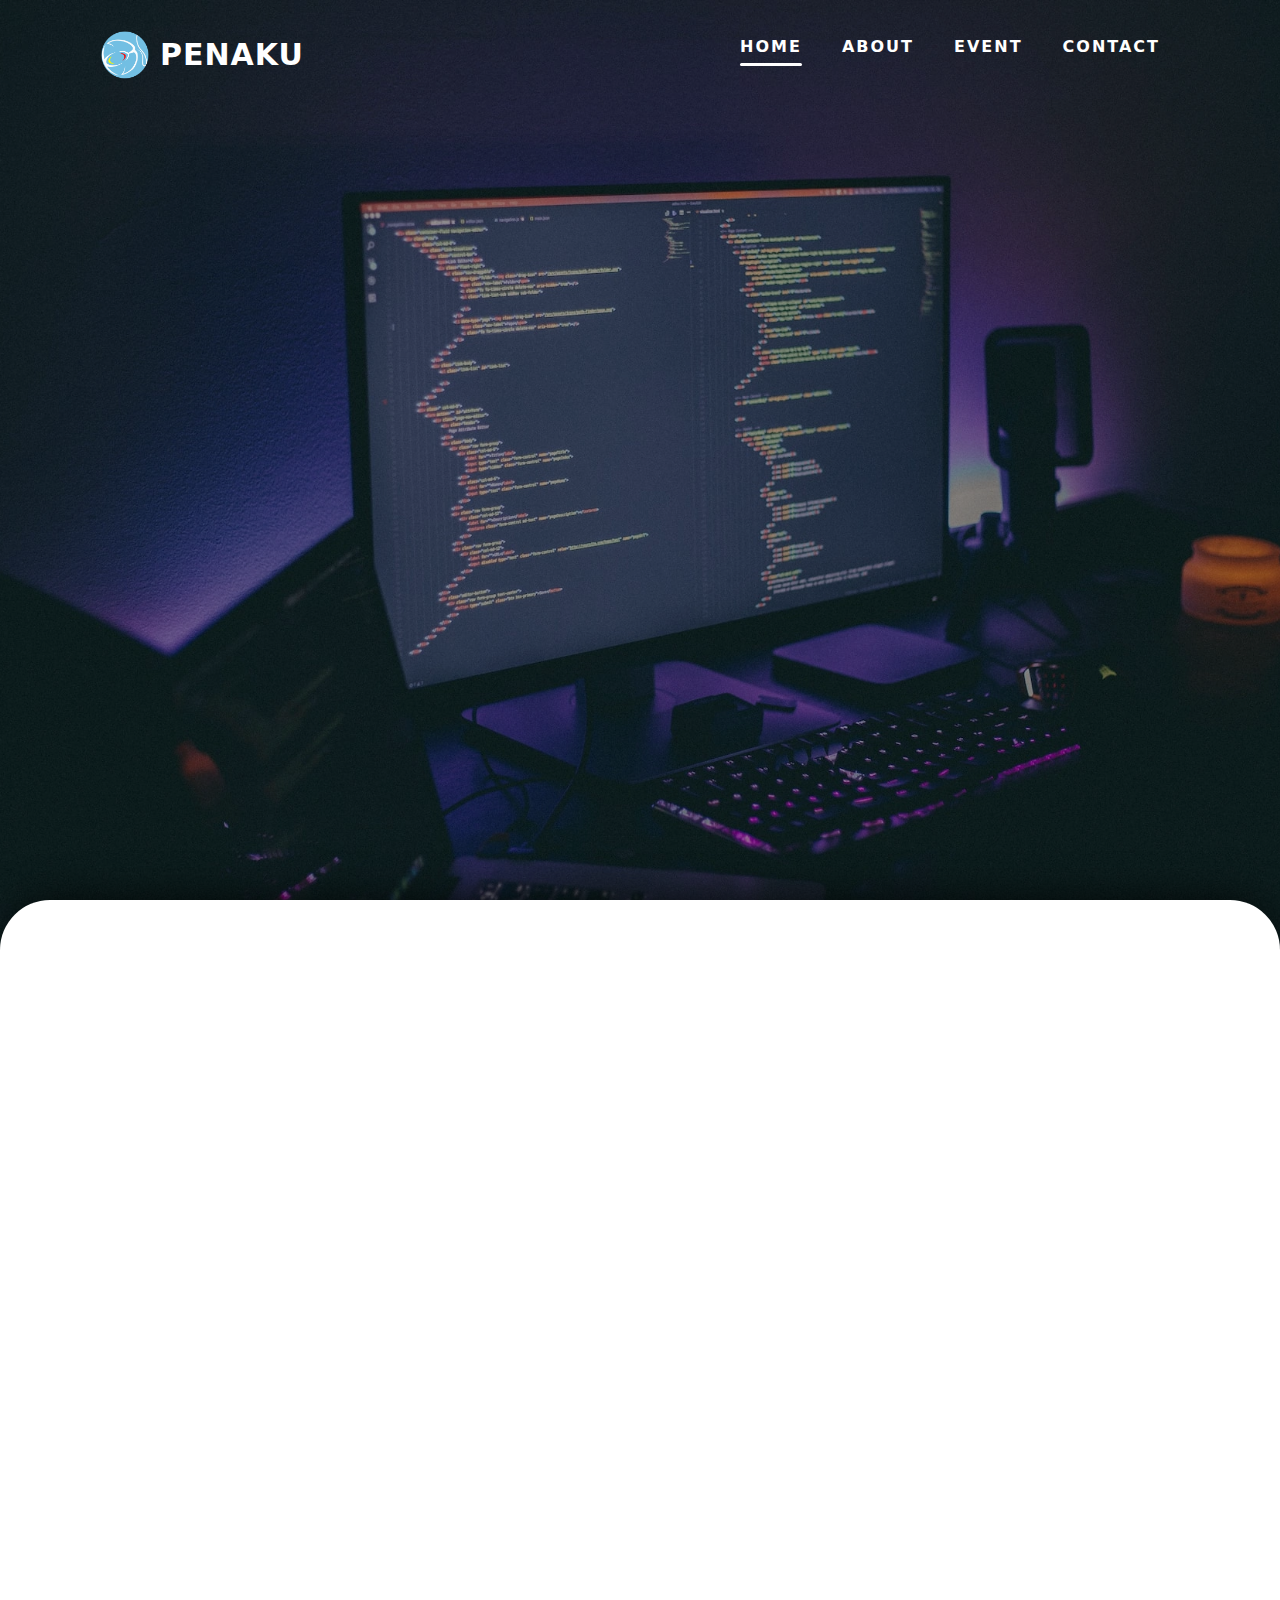
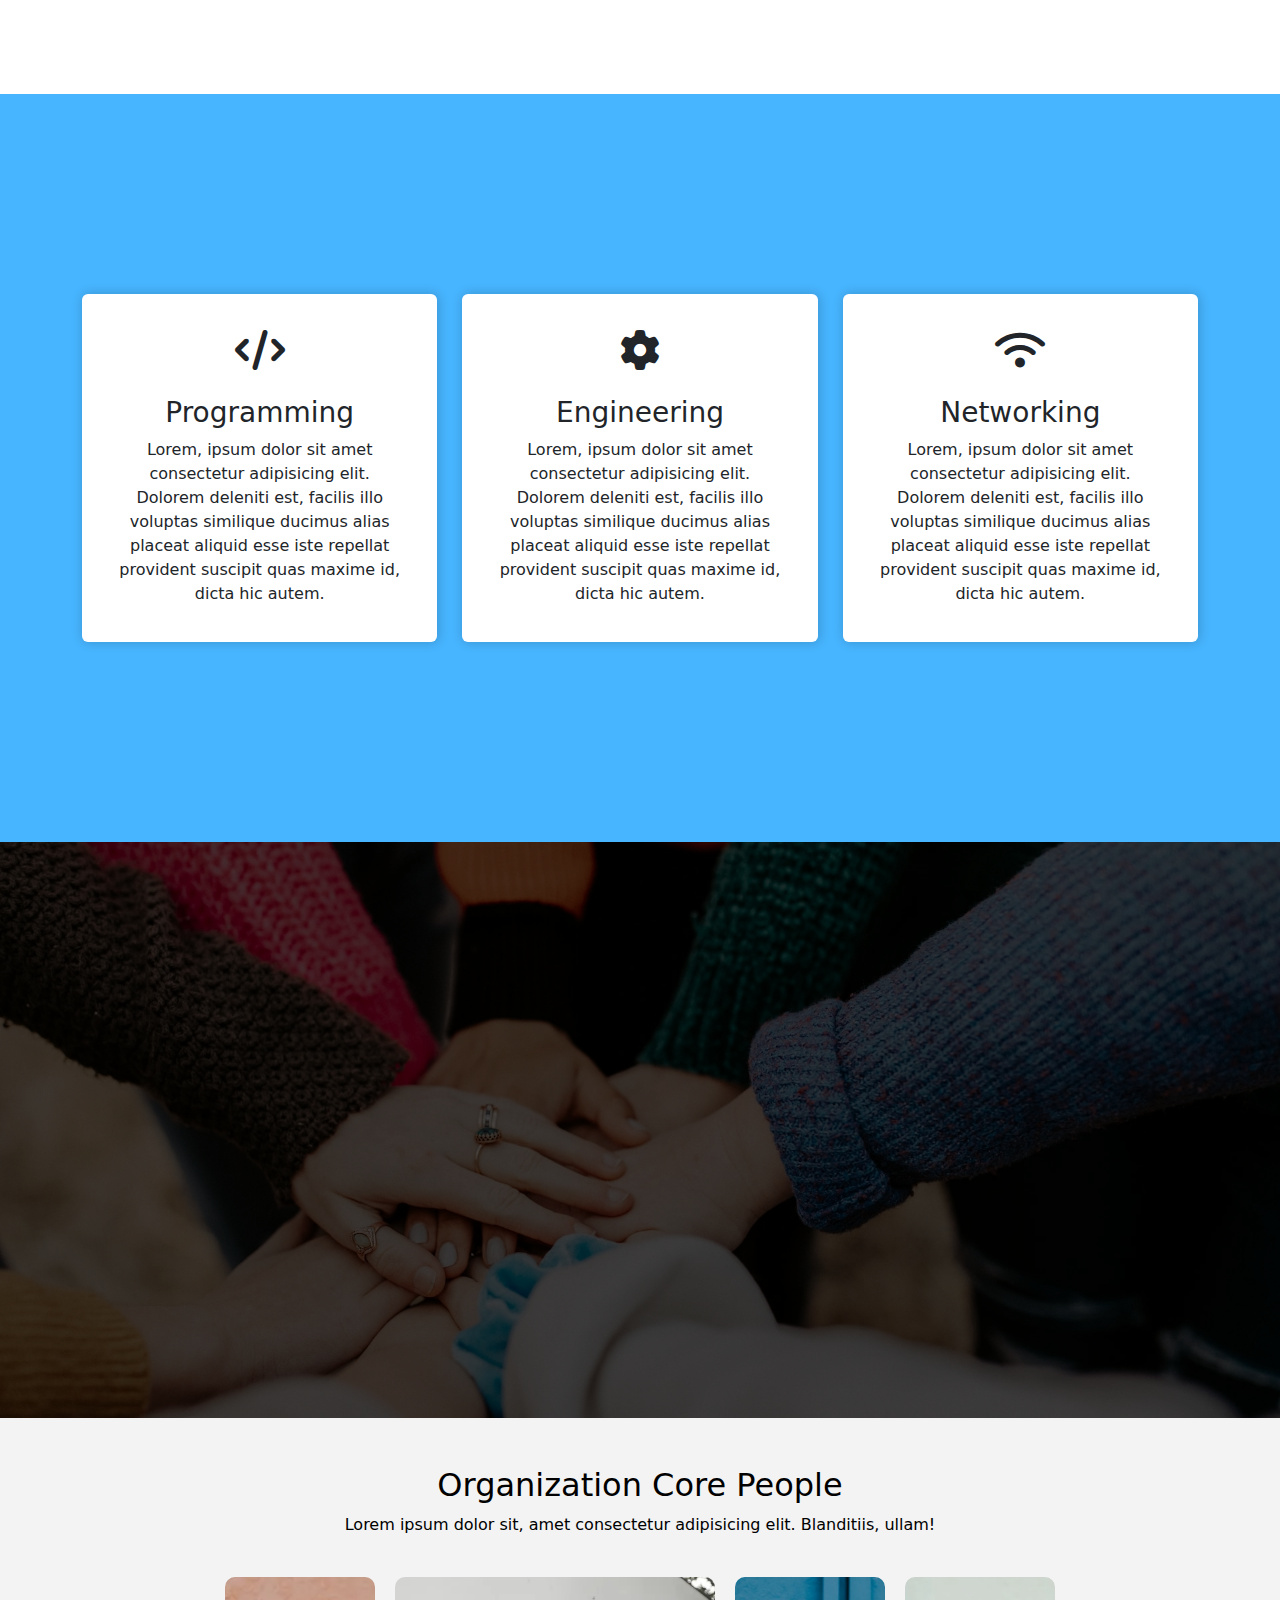
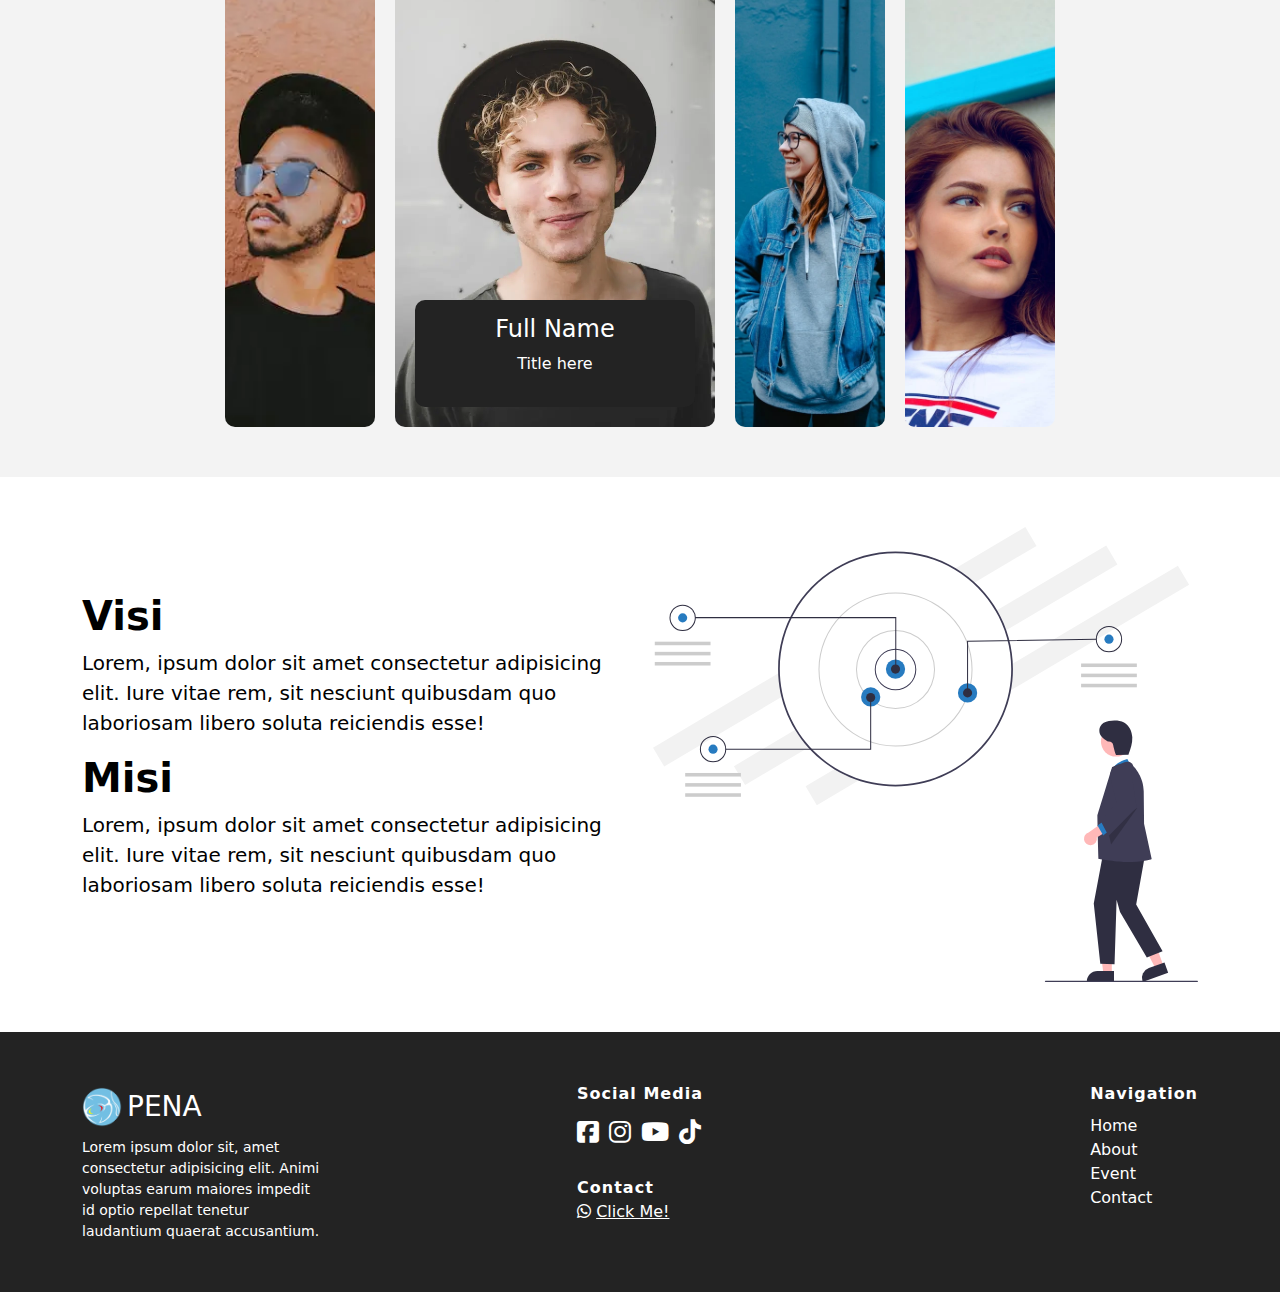
<file: example/index.html>
<!DOCTYPE html>
<html lang="en">
<head>
    <meta charset="UTF-8">
    <meta http-equiv="X-UA-Compatible" content="IE=edge">
    <meta name="viewport" content="width=device-width, initial-scale=1.0">
    <title>PENA</title>
    <!-- ===== FONT GOOGLE ===== -->
    <link rel="preconnect" href="https://fonts.googleapis.com">
    <link rel="preconnect" href="https://fonts.gstatic.com" crossorigin>
    <link href="https://fonts.googleapis.com/css2?family=Poppins:wght@300;400;500;600;700;800;900&display=swap" rel="stylesheet">
    <!-- ===== BOOTSTAP ===== -->
    <link rel="stylesheet" href="https://cdn.jsdelivr.net/npm/bootstrap@5.2.1/dist/css/bootstrap.min.css">
    <script src="https://cdn.jsdelivr.net/npm/bootstrap@5.2.1/dist/js/bootstrap.bundle.min.js"></script>
    <!-- ===== FONT AWESOME ===== -->
    <link rel="stylesheet" href="https://cdnjs.cloudflare.com/ajax/libs/font-awesome/6.2.0/css/all.min.css">
    <!-- ===== AOS ANIMATE SCROLL ==== -->
    <link href="https://unpkg.com/aos@2.3.1/dist/aos.css" rel="stylesheet">
    <!-- ===== ICON ===== -->
    <link rel="icon" href="assets/image/PENA.png">
    <!-- ===== MY CSS ===== -->
    <link rel="stylesheet" href="css/global.css">
    <link rel="stylesheet" href="css/cover.css">
    <link rel="stylesheet" href="css/sticky-navbar.css">
    <link rel="stylesheet" href="css/mini-navbar.css">
    <link rel="stylesheet" href="css/about.css">
    <link rel="stylesheet" href="css/event.css">
    <link rel="stylesheet" href="css/member.css">
    <link rel="stylesheet" href="css/footer.css">
</head>
<body>
    <!-- ===== LOADING START ===== -->
    <div class="spinner">
        <div class="dot1"></div>
        <div class="dot2"></div>
        <div class="dot3"></div>
    </div>
    <!-- ===== LOADING END ===== -->

    <!-- ===== COVER START ===== -->
    <div class="cover" id="home">
        <nav>
            <a class="penaku" href="#home"><img src="assets/image/PENA.png" alt=""><span>PENAKU</span></a>
            <i class="fa-solid fa-bars text-white font-25 nav-icon" onclick="showMiniNavbar()"></i>
            <ul>
                <li><a class="active" href="#home">home</a></li>
                <li><a href="#about">about</a></li>
                <li><a href="#event">event</a></li>
                <li><a href="#contact">contact</a></li>
            </ul>
        </nav>

        <div class="hero">
            <img src="assets/image/cover.webp" class="cover-1">
            <img src="assets/image/cover-2.webp" class="cover-2">
            <div class="filter-shadow"></div>
        </div>

        <div class="text-cover" id="coverSubTitle">
            <span>
                programing, engineering, & networking adhi guna
            </span>
            <h1 id="coverHeadTitle">PENA</h1>
        </div>
        <a href="join.html">
            <button class="btn-cover">Join Us</button>
        </a>
    </div>
    <!-- ===== COVER END ===== -->


    <!-- ===== STICKY NAVBAR START ===== -->
    <div class="sticky-navbar">
        <div class="container">
            <div class="d-flex justify-content-between align-items-center">
                <a class="penaku" href="#home"><img src="assets/image/PENA.png" alt=""><span>PENAKU</span></a>
                <i class="fa-solid fa-bars text-white font-25 nav-icon" onclick="showMiniNavbar()"></i>
                <ul>
                    <li><a href="#home">home</a></li>
                    <li><a href="#about">about</a></li>
                    <li><a href="#event">event</a></li>
                    <li><a href="#contact">contact</a></li>
                </ul>
            </div>
        </div>
    </div>
    <!-- ===== STICKY NAVBAR END ===== -->


    <!-- ===== MINI NAVBAR START ===== -->
    <div class="shadow-mini-navbar">
        <div class="mini-navbar">
            <div>
                <ul>
                    <li><a href="#home" onclick="hideMiniNavbar()">home</a></li>
                    <li><a href="#about" onclick="hideMiniNavbar()">about</a></li>
                    <li><a href="#event" onclick="hideMiniNavbar()">event</a></li>
                    <li><a href="#contact" onclick="hideMiniNavbar()">contact</a></li>
                    <li><i class="fa-solid fa-xmark text-white font-30 mt-5 pointer" onclick="hideMiniNavbar()"></i></li>
                </ul>
            </div>
        </div>
    </div>
    <!-- ===== MINI NAVBAR END ===== -->


    <div class="content">
        <div class="content-area">
            <!-- ===== ABOUT START ===== -->
            <section id="about" class="container gap-5" data-aos="fade-up" data-aos-duration="1000">
                <div class="pt-5 mt-5 mb-5 pb-3 obj-1"></div>
                <div class="about-group">
                    <div class="w-50-100">
                        <img src="assets/element/programming.svg" alt="">
                    </div>
                    <div class="w-50-100">
                        <h1 class="fw-700">About PENA</h1>
                        <p class="about-pena-desc">
                            Lorem ipsum dolor sit, amet consectetur adipisicing elit. Doloribus, odio quibusdam. Ipsam dicta vel culpa! Officia delectus soluta saepe perferendis rerum molestias adipisci dicta exercitationem, iusto repellat provident excepturi! Dignissimos distinctio quaerat est, accusamus totam maxime reiciendis? Beatae modi adipisci impedit quae officia aperiam hic atque dignissimos id obcaecati. Consectetur?
                        </p>
                    </div>
                </div>
            </section>
            <br> <br> <br>
            <!-- <div class="about-bottom"></div> -->
            <!-- ===== ABOUT END ===== -->


            <div class="pena">
                <div class="container pena-group">
                    <div class="card my-card pena-card">
                        <div class="card-body text-center">
                            <i class="fa-solid fa-code font-40"></i>
                            <br> <br>
                            <h3>Programming</h3>
                            Lorem, ipsum dolor sit amet consectetur adipisicing elit. Dolorem deleniti est, facilis illo voluptas similique ducimus alias placeat aliquid esse iste repellat provident suscipit quas maxime id, dicta hic autem.
                        </div>
                    </div>
    
                    <div class="card my-card pena-card">
                        <div class="card-body text-center">
                            <i class="fa-sharp fa-solid fa-gear font-40"></i>
                            <br> <br>
                            <h3>Engineering</h3>
                            Lorem, ipsum dolor sit amet consectetur adipisicing elit. Dolorem deleniti est, facilis illo voluptas similique ducimus alias placeat aliquid esse iste repellat provident suscipit quas maxime id, dicta hic autem.
                        </div>
                    </div>
    
                    <div class="card my-card pena-card">
                        <div class="card-body text-center">
                            <i class="fa-solid fa-wifi font-40"></i>
                            <br> <br>
                            <h3>Networking</h3>
                            Lorem, ipsum dolor sit amet consectetur adipisicing elit. Dolorem deleniti est, facilis illo voluptas similique ducimus alias placeat aliquid esse iste repellat provident suscipit quas maxime id, dicta hic autem.
                        </div>
                    </div>
                </div>
            </div>

            <!-- ===== EVENT START ===== -->
            <section class="join text-center" id="event">
                <div class="my-shadow d-flex align-items-center justify-content-center">
                    <div class="text-white">
                        <h3 class="font-60 fw-700 join-head" data-aos="fade-up" data-aos-duration="1000">Join With Us</h3>
                        <p class="font-25 fw-500 join-subtitle" data-aos="fade-up" data-aos-duration="1000" data-aos-delay="100">
                            Are you ready to be generation 9 in PENA?
                        </p>
                        <a href="join.html">
                            <button class="button btn-blue" data-aos="fade-up" data-aos-duration="1000" data-aos-delay="200">I'am Ready</button>
                        </a>
                    </div>
                </div>
            </section>
            <!-- ===== EVENT END ===== -->


            <!-- ===== MEMBER START ===== -->
            <div class="member">
                <div class="container text-center pt-5 pb-4">
                    <h2>Organization Core People</h2>
                    <p>Lorem ipsum dolor sit, amet consectetur adipisicing elit. Blanditiis, ullam!</p>
                </div>
                <div class="member-group container">
                    <div class="card-member" id="member1" onmouseover="member1over()" style="background: url(assets/image/people-1.webp);">
                        <div class="text-member" id="textMember1">
                            <h4>Full Name</h4>
                            <p>Title here</p>
                        </div>
                    </div>
                    <div class="card-member member-active" id="member2" onmouseover="member2over()" style="background: url(assets/image/people-2.webp);">
                        <div class="text-member" id="textMember2">
                            <h4>Full Name</h4>
                            <p>Title here</p>
                        </div>
                    </div>
                    <div class="card-member" id="member3" onmouseover="member3over()" style="background: url(assets/image/people-3.webp);">
                        <div class="text-member" id="textMember3">
                            <h4>Full Name</h4>
                            <p>Title here</p>
                        </div>
                    </div>
                    <div id="member4" onmouseover="member4over()" style="background: url(assets/image/people-4.webp);" class="card-member">
                        <div class="text-member" id="textMember4">
                            <h4>Full Name</h4>
                            <p>Title here</p>
                        </div>
                    </div>
                </div>
            </div>
            <!-- ===== MEMBER END ===== -->


            <!-- ===== VISI MISI START ===== -->
            <div class="visi">
                <div class="about-group container">
                    <div class="w-50-100">
                        <h1 class="fw-700">Visi</h1>
                        <p class="about-pena-desc">
                            Lorem, ipsum dolor sit amet consectetur adipisicing elit. Iure vitae rem, sit nesciunt quibusdam quo laboriosam libero soluta reiciendis esse!
                        </p>
                        <h1 class="fw-700 mt-3">Misi</h1>
                        <p class="about-pena-desc">
                            Lorem, ipsum dolor sit amet consectetur adipisicing elit. Iure vitae rem, sit nesciunt quibusdam quo laboriosam libero soluta reiciendis esse!
                        </p>
                    </div>
                    <div class="w-50-100 goals">
                        <img src="assets/element/goals.svg" alt="">
                    </div>
                </div>
            </div>
            <!-- ===== VISI MISI END ===== -->


            <!-- ===== FOOTER START ===== -->
            <footer>
                <section id="contact" class="container">
                    <div class="footer-group">
                        <div class="w-100">
                            <div class="footer-logo-name">
                                <div class="logo">
                                    <img src="assets/image/PENA.png" alt="">
                                </div>
                                <h3 class="mt-2">PENA</h3>
                            </div>
                            <div class="font-14 footer-text">
                                Lorem ipsum dolor sit, amet consectetur adipisicing elit. Animi voluptas earum maiores impedit id optio repellat tenetur laudantium quaerat accusantium.
                            </div>
                        </div>
                        <div class="w-100 d-flex justify-content-center">
                            <div>
                                <span class="fw-bold letter-1">Social Media</span>
                                <div class="sosmed fw-light font-25 mt-2">
                                    <span>
                                        <a href="https://facebook.com">
                                            <i class="fa-brands fa-square-facebook"></i>
                                        </a>
                                    </span>
                                    <span>
                                        <a href="https://instagram.com">
                                            <i class="fa-brands fa-instagram"></i>
                                        </a>
                                    </span>
                                    <span>
                                        <a href="https://youtube.com">
                                            <i class="fa-brands fa-youtube"></i>
                                        </a>
                                    </span>
                                    <span style="margin-right: 0px;">
                                        <a href="https://tiktok.com">
                                            <i class="fa-brands fa-tiktok"></i>
                                        </a>
                                    </span>
                                </div>
                                <br>
                                <span class="fw-bold letter-1">Contact</span>
                                <div class="fw-light sosmed contact">
                                    <span>
                                        <a href="">
                                            <i class="fa-brands fa-whatsapp"></i>
                                            <span class="klik-me">Click Me!</span>
                                        </a>
                                    </span>
                                </div>
                            </div>
                        </div>
                        <div class="w-100 footer-nav">
                            <div>
                                <span class="fw-bold letter-1">Navigation</span>
                                <div class="fw-light d-flex flex-column mt-2">
                                    <span><a href="#home">Home</a></span>
                                    <span><a href="#about">About</a></span>
                                    <span><a href="#event">Event</a></span>
                                    <span><a href="#contact">Contact</a></span>
                                </div>
                            </div>
                        </div>
                    </div>
                </section>
            </footer>
            <!-- ===== FOOTER END ===== -->

            
        </div>
    </div>



    <script src="js/script.js"></script>
    <!-- ===== AOS ANIMATE SCROLL ===== -->
    <script src="https://unpkg.com/aos@2.3.1/dist/aos.js"></script>
    <script>
        AOS.init();
    </script>
    <!-- ===== SWIPPER ===== -->
    <script src="assets/swipper/js/swiper-bundle.min.js"></script>
    <script src="assets/swipper/js/script.js"></script>
    <!-- ===== BOOTSTRAP ===== -->
    <script src="https://cdn.jsdelivr.net/npm/bootstrap@5.2.1/dist/js/bootstrap.bundle.min.js"></script>
</body>
</html>
</file>
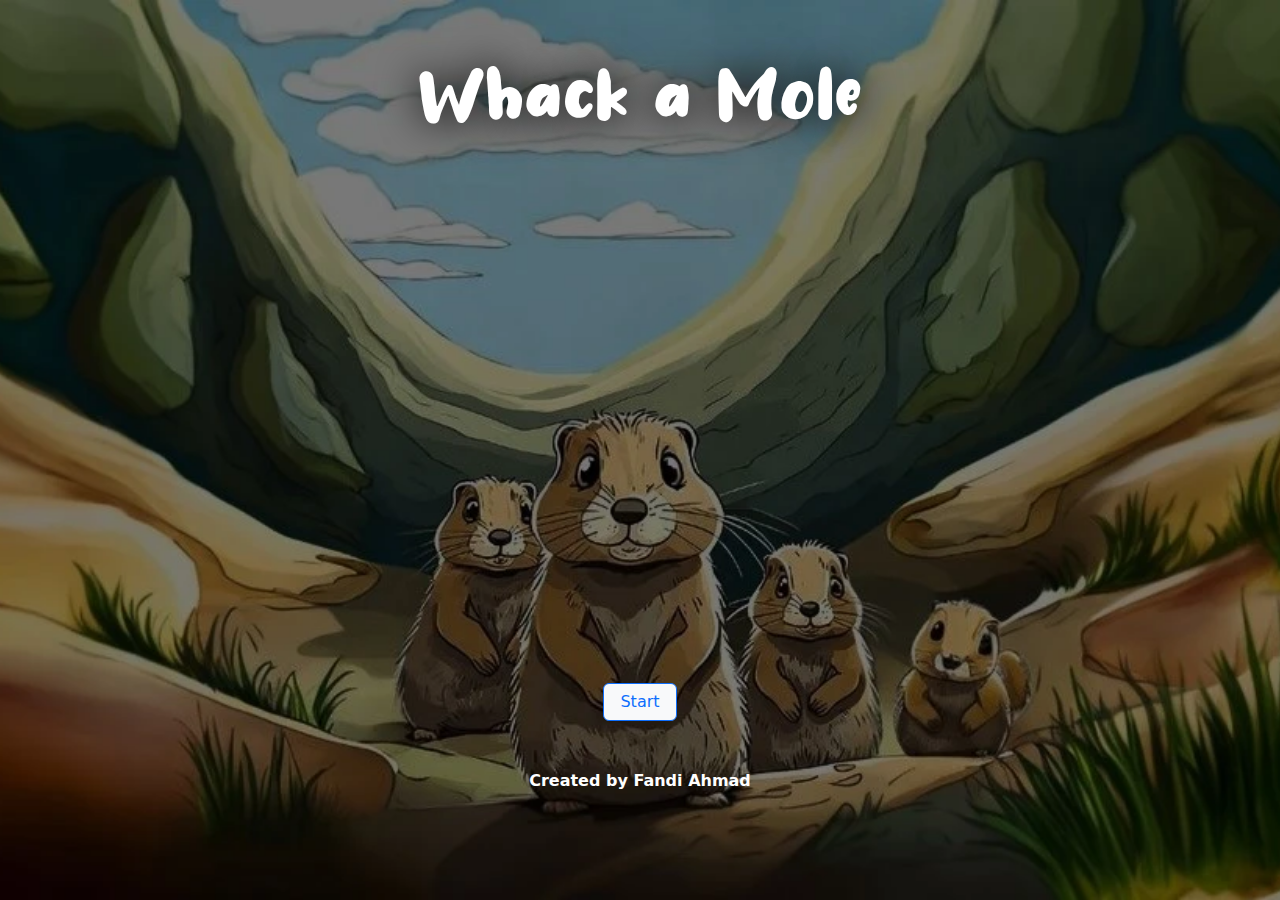
<file: mini-project/whackamole/index.html>
<!DOCTYPE html>
<html lang="en">
<head>
    <meta charset="UTF-8">
    <meta http-equiv="X-UA-Compatible" content="IE=edge">
    <meta name="viewport" content="width=device-width, initial-scale=1.0">
    <title>Whack a Mole</title>
    <link rel="stylesheet" href="https://cdn.jsdelivr.net/npm/bootstrap@5.3.0-alpha1/dist/css/bootstrap.min.css">
    <link rel="stylesheet" href="css/style.css">
    <link rel="icon" href="img/mouse.webp">
</head>
<body>
    
    <div class="text-center d-flex align-items-end justify-content-center thumbnail" id="whiteBoard">
        <div class="h-100 d-flex align-items-center flex-column">
            <h1 class="h-75 pt-5 text-white text-head" id="textHead">Whack a Mole</h1>
            <h2 id="scoreEnd" class="text-white h-75 pt-5 d-none" style="font-family: wyh; text-shadow: 0 0 0.5em black;">
                <span style="font-size: 50px;">your score: </span> <br>
                <span id="scoreBoard2" style="font-size: 170px;">6</span>
            </h2>

            <div class="d-flex flex-column ">
                <button onclick="startGame()" class="btn btn-light btn-outline-primary shadow-lg px-3 mx-auto" id="playBtn">Start</button>
                <p class="mt-5 text-white fw-semibold" id="createdText">
                    Created by <a href="https://github.com/fandi-ahmad" target="_blank" class="link text-white">Fandi Ahmad</a>
                </p>

            </div>
        </div>
    </div>

    <div id="preTimeBoard" class="d-none in-center d-flex justify-content-center align-items-center">
        <div id="preTime">3</div>
    </div>

    <br>
    <div class="container board mt-5 pt-5" id="board">

        <div class="d-flex flex-row justify-content-around mb-5">
            <!-- time remaining -->
            <div class="d-flex flex-column justify-content-center">
                <h5 class="text-center">Time Remaining:</h5>
                <span id="time" class="font-style">
                    10
                </span>
            </div>

            <!-- score -->
            <div class="d-flex flex-column justify-content-center">
                <h5 class="text-center">Score:</h5>
                <span id="scoreBoard" class="font-style">3</span>
            </div>
        </div>

        <!-- ground row 1 -->
        <div class="d-flex flex-row gap-3 justify-content-center p-0">
            <div class="block">
                <div class="ground"></div>
                <div class="mouse" id="m1"></div>
                
            </div>
            <div class="block">
                <div class="ground"></div>
                <div class="mouse" id="m2"></div>
            </div>
            <div class="block">
                <div class="ground"></div>
                <div class="mouse" id="m3"></div>
            </div>
        </div>

        <!-- ground row 2 -->
        <div class="d-flex flex-row gap-3 justify-content-center p-0 mt-3">
            <div class="block">
                <div class="ground"></div>
                <div class="mouse" id="m4"></div>
            </div>
            <div class="block">
                <div class="ground"></div>
                <div class="mouse" id="m5"></div>
            </div>
            <div class="block">
                <div class="ground"></div>
                <div class="mouse" id="m6"></div>
            </div>
        </div>
        
    </div>

<script src="js/script.js"></script>
<script src="https://cdn.jsdelivr.net/npm/bootstrap@5.3.0-alpha1/dist/js/bootstrap.bundle.min.js"></script>
</body>
</html>
</file>
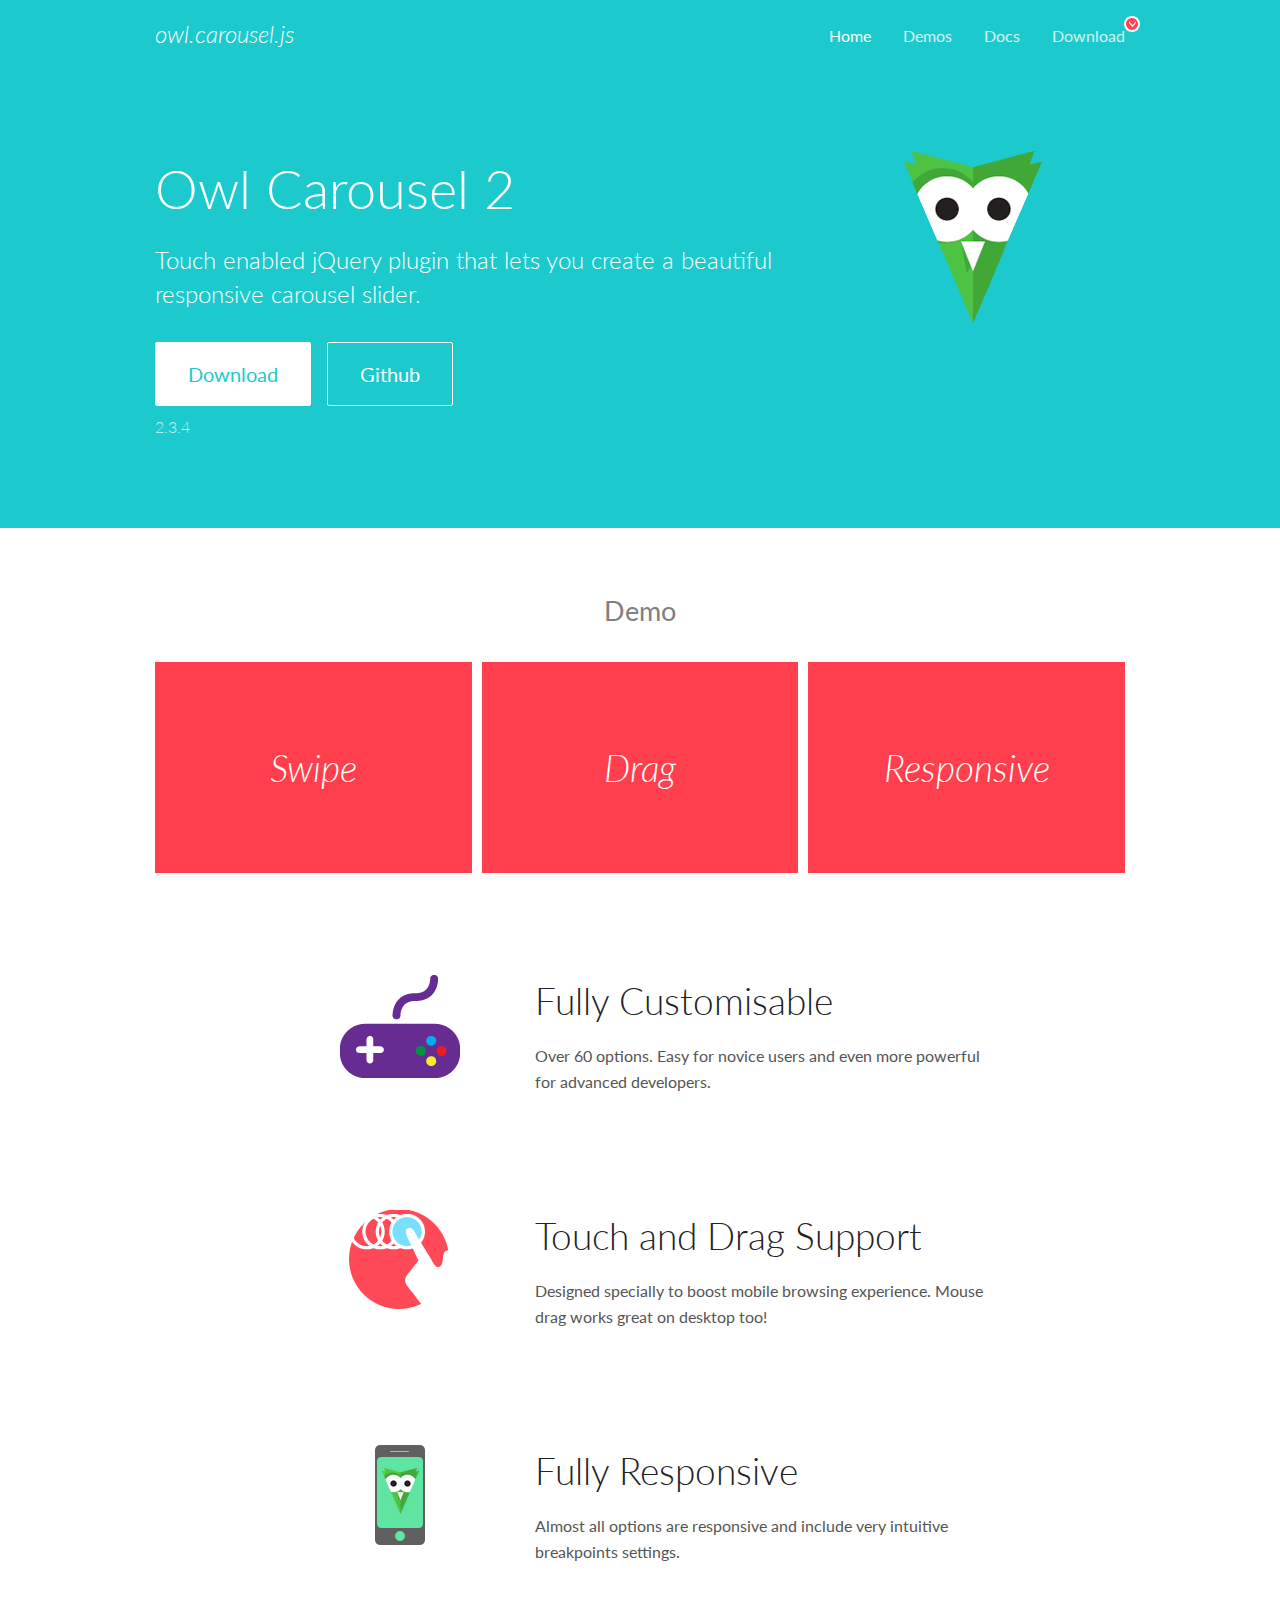
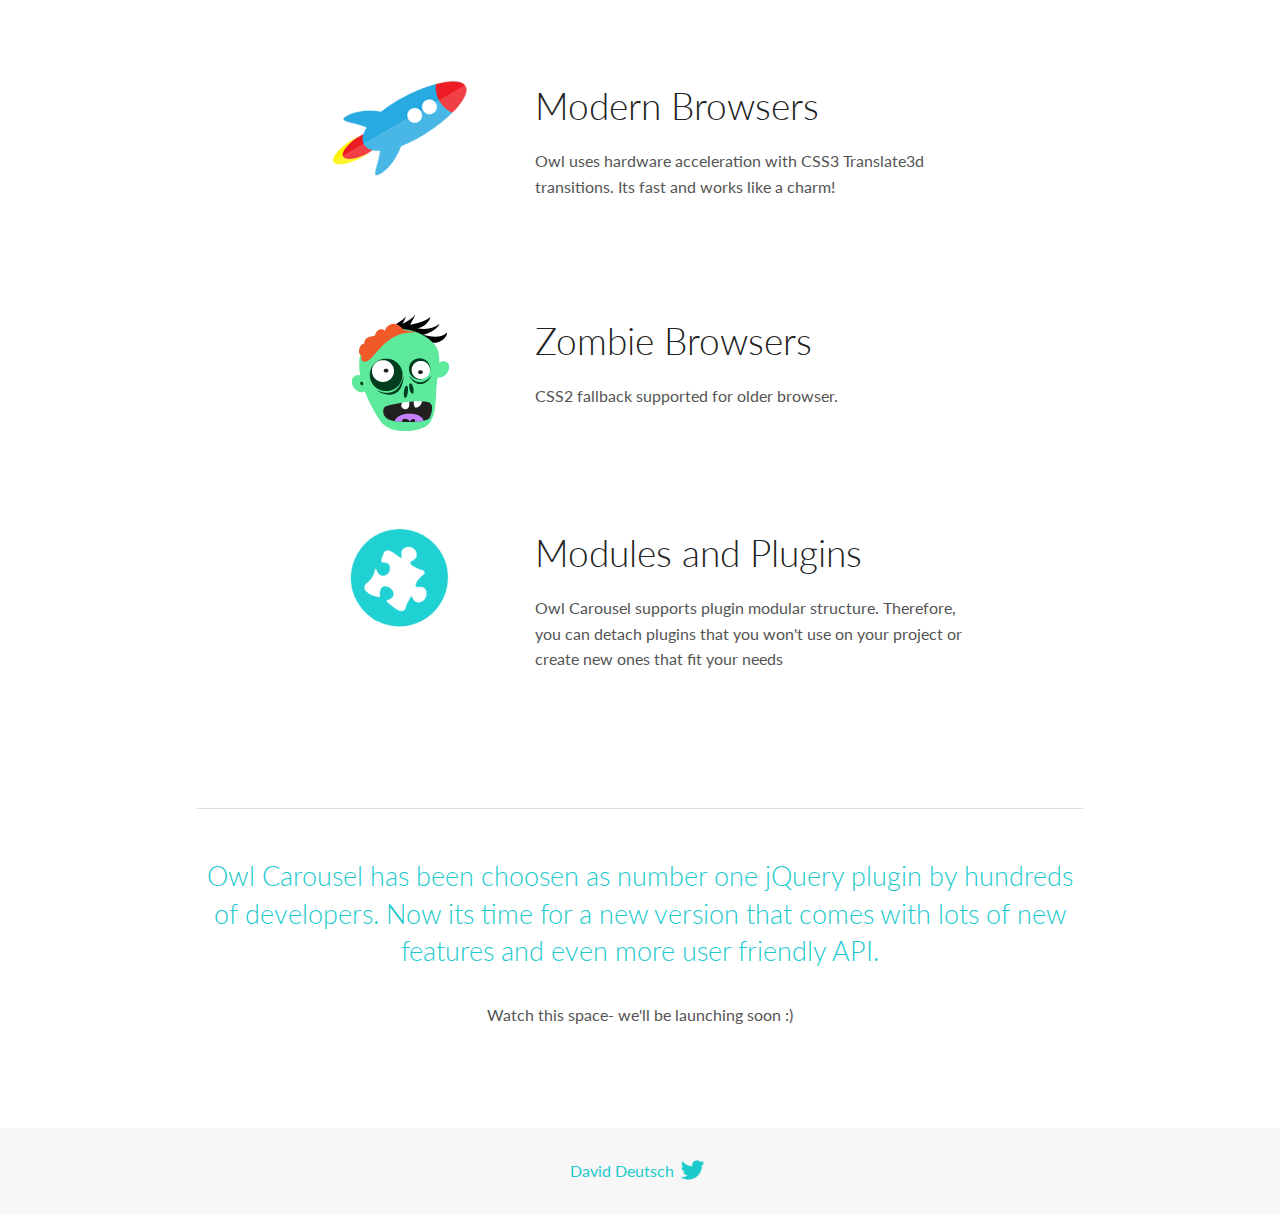
<file: example/assets/owl/index.html>
<!DOCTYPE html>
<html lang="en">
  <head>

    <!-- head -->
    <meta charset="utf-8">
    <meta name="msapplication-tap-highlight" content="no" />
    <meta name="viewport" content="width=device-width, initial-scale=1.0" />
    <meta name="description" content="Touch enabled jQuery plugin that lets you create beautiful responsive carousel slider.">
    <meta name="author" content="David Deutsch">
    <title>
      Home | Owl Carousel | 2.3.4
    </title>

    <!-- Stylesheets -->
    <link href='https://fonts.googleapis.com/css?family=Lato:300,400,700,400italic,300italic' rel='stylesheet' type='text/css'>
    <link rel="stylesheet" href="assets/css/docs.theme.min.css">

    <!-- Owl Stylesheets -->
    <link rel="stylesheet" href="assets/owlcarousel/assets/owl.carousel.min.css">
    <link rel="stylesheet" href="assets/owlcarousel/assets/owl.theme.default.min.css">

    <!-- HTML5 shim and Respond.js IE8 support of HTML5 elements and media queries -->

    <!--[if lt IE 9]>
      <script src="https://oss.maxcdn.com/libs/html5shiv/3.7.0/html5shiv.js"></script>
      <script src="https://oss.maxcdn.com/libs/respond.js/1.3.0/respond.min.js"></script>
    <![endif]-->

    <!-- Favicons -->
    <link rel="apple-touch-icon-precomposed" sizes="144x144" href="assets/ico/apple-touch-icon-144-precomposed.png">
    <link rel="shortcut icon" href="assets/ico/favicon.png">
    <link rel="shortcut icon" href="favicon.ico">

    <!-- Yeah i know js should not be in header. Its required for demos.-->

    <!-- javascript -->
    <script src="assets/vendors/jquery.min.js"></script>
    <script src="assets/owlcarousel/owl.carousel.js"></script>
  </head>
  <body>

    <!-- header -->
    <header class="header">
      <div class="row">
        <div class="large-12 columns">
          <div class="brand left">
            <h3>
              <a href="/OwlCarousel2/">owl.carousel.js</a> 
            </h3>
          </div>
          <a id="toggle-nav" class="right">
            <span></span> <span></span> <span></span> 
          </a> 
          <div class="nav-bar">
            <ul class="clearfix">
              <li class="active">
                <a href="/OwlCarousel2/index.html">Home</a> 
              </li>
              <li> <a href="/OwlCarousel2/demos/demos.html">Demos</a>  </li>
              <li> <a href="/OwlCarousel2/docs/started-welcome.html">Docs</a>  </li>
              <li>
                <a href="https://github.com/OwlCarousel2/OwlCarousel2/archive/2.3.4.zip">Download</a> 
                <span class="download"></span> 
              </li>
            </ul>
          </div>
        </div>
      </div>
    </header>

    <!-- home panel -->
    <section id="hero">
      <div class="row">
        <div class="large-8 medium-8 columns">
          <h1>Owl Carousel 2</h1>
          <h4>Touch enabled jQuery plugin that lets you create a beautiful responsive carousel slider.</h4>
          <a href="https://github.com/OwlCarousel2/OwlCarousel2/archive/2.3.4.zip" class="hero-button">Download</a> 
          <a href="https://github.com/OwlCarousel2/OwlCarousel2" class="hero-button outline">Github</a> 
          <p>2.3.4</p>
        </div>
        <div class="large-4 medium-4 columns">
          <img class="owl-logo" src="assets/img/owl-logo.png" alt="mr. Owl">
        </div>
      </div>
    </section>

    <!-- body -->
    <div class="home-demo">
      <div class="row">
        <div class="large-12 columns">
          <h3>Demo</h3>
          <div class="owl-carousel">
            <div class="item">
              <h2>Swipe</h2>
            </div>
            <div class="item">
              <h2>Drag</h2>
            </div>
            <div class="item">
              <h2>Responsive</h2>
            </div>
            <div class="item">
              <h2>CSS3</h2>
            </div>
            <div class="item">
              <h2>Fast</h2>
            </div>
            <div class="item">
              <h2>Easy</h2>
            </div>
            <div class="item">
              <h2>Free</h2>
            </div>
            <div class="item">
              <h2>Upgradable</h2>
            </div>
            <div class="item">
              <h2>Tons of options</h2>
            </div>
            <div class="item">
              <h2>Infinity</h2>
            </div>
            <div class="item">
              <h2>Auto Width</h2>
            </div>
          </div>
        </div>
      </div>
    </div>
    <script>
      var owl = $('.owl-carousel');
      owl.owlCarousel({
        margin: 10,
        loop: true,
        responsive: {
          0: {
            items: 1
          },
          600: {
            items: 2
          },
          1000: {
            items: 3
          }
        }
      })
    </script>

    <!-- features -->
    <div id="features">
      <div class="row">
        <div class="small-12 medium-9 small-centered columns">
          <section class="row feature">
            <div class="medium-4 small-12 columns">
              <img src="assets/img/feature-options.png" alt="">
            </div>
            <div class="medium-8 small-12 columns">
              <h2>Fully Customisable</h2>
              <p>Over 60 options. Easy for novice users and even more powerful for advanced developers.</p>
            </div>
          </section>
          <section class="row feature">
            <div class="medium-4 small-12 columns">
              <img src="assets/img/feature-drag.png" alt="">
            </div>
            <div class="medium-8 small-12 columns">
              <h2>Touch and Drag Support</h2>
              <p>Designed specially to boost mobile browsing experience. Mouse drag works great on desktop too!</p>
            </div>
          </section>
          <section class="row feature">
            <div class="medium-4 small-12 columns">
              <img src="assets/img/feature-responsive.png" alt="">
            </div>
            <div class="medium-8 small-12 columns">
              <h2>Fully Responsive</h2>
              <p>Almost all options are responsive and include very intuitive breakpoints settings.</p>
            </div>
          </section>
          <section class="row feature">
            <div class="medium-4 small-12 columns">
              <img src="assets/img/feature-modern.png" alt="">
            </div>
            <div class="medium-8 small-12 columns">
              <h2>Modern Browsers</h2>
              <p>Owl uses hardware acceleration with CSS3 Translate3d transitions. Its fast and works like a charm! </p>
            </div>
          </section>
          <section class="row feature">
            <div class="medium-4 small-12 columns">
              <img src="assets/img/feature-zombie.png" alt="">
            </div>
            <div class="medium-8 small-12 columns">
              <h2>Zombie Browsers</h2>
              <p>CSS2 fallback supported for older browser.</p>
            </div>
          </section>
          <section class="row feature">
            <div class="medium-4 small-12 columns">
              <img src="assets/img/feature-module.png" alt="">
            </div>
            <div class="medium-8 small-12 columns">
              <h2>Modules and Plugins</h2>
              <p>Owl Carousel supports plugin modular structure. Therefore, you can detach plugins that you won&#x27;t use on your project or create new ones that fit your needs</p>
            </div>
          </section>
        </div>
      </div>
    </div>

    <!-- footer -->
    <section id="teaser-text">
      <div class="row">
        <div class="small-12 medium-11 small-centered columns">
          <hr>
          <h3 id="owl-carousel-has-been-choosen-as-number-one-jquery-plugin-by-hundreds-of-developers-now-its-time-for-a-new-version-that-comes-with-lots-of-new-features-and-even-more-user-friendly-api-">Owl Carousel has been choosen as number one jQuery plugin by hundreds of developers. Now its time for a new version that comes with lots of new features and even more user friendly API.</h3>
          <p>Watch this space- we&#39;ll be launching soon :)</p>
        </div>
      </div>
    </section>

    <!-- footer -->
    <footer class="footer">
      <div class="row">
        <div class="large-12 columns">
          <h5>
            <a href="/OwlCarousel2/docs/support-contact.html">David Deutsch</a> 
            <a id="custom-tweet-button" href="https://twitter.com/share?url=https://github.com/OwlCarousel2/OwlCarousel2&text=Owl Carousel - This is so awesome! " target="_blank"></a> 
          </h5>
        </div>
      </div>
    </footer>

    <!-- vendors -->
    <script src="assets/vendors/highlight.js"></script>
    <script src="assets/js/app.js"></script>
  </body>
</html>
</file>
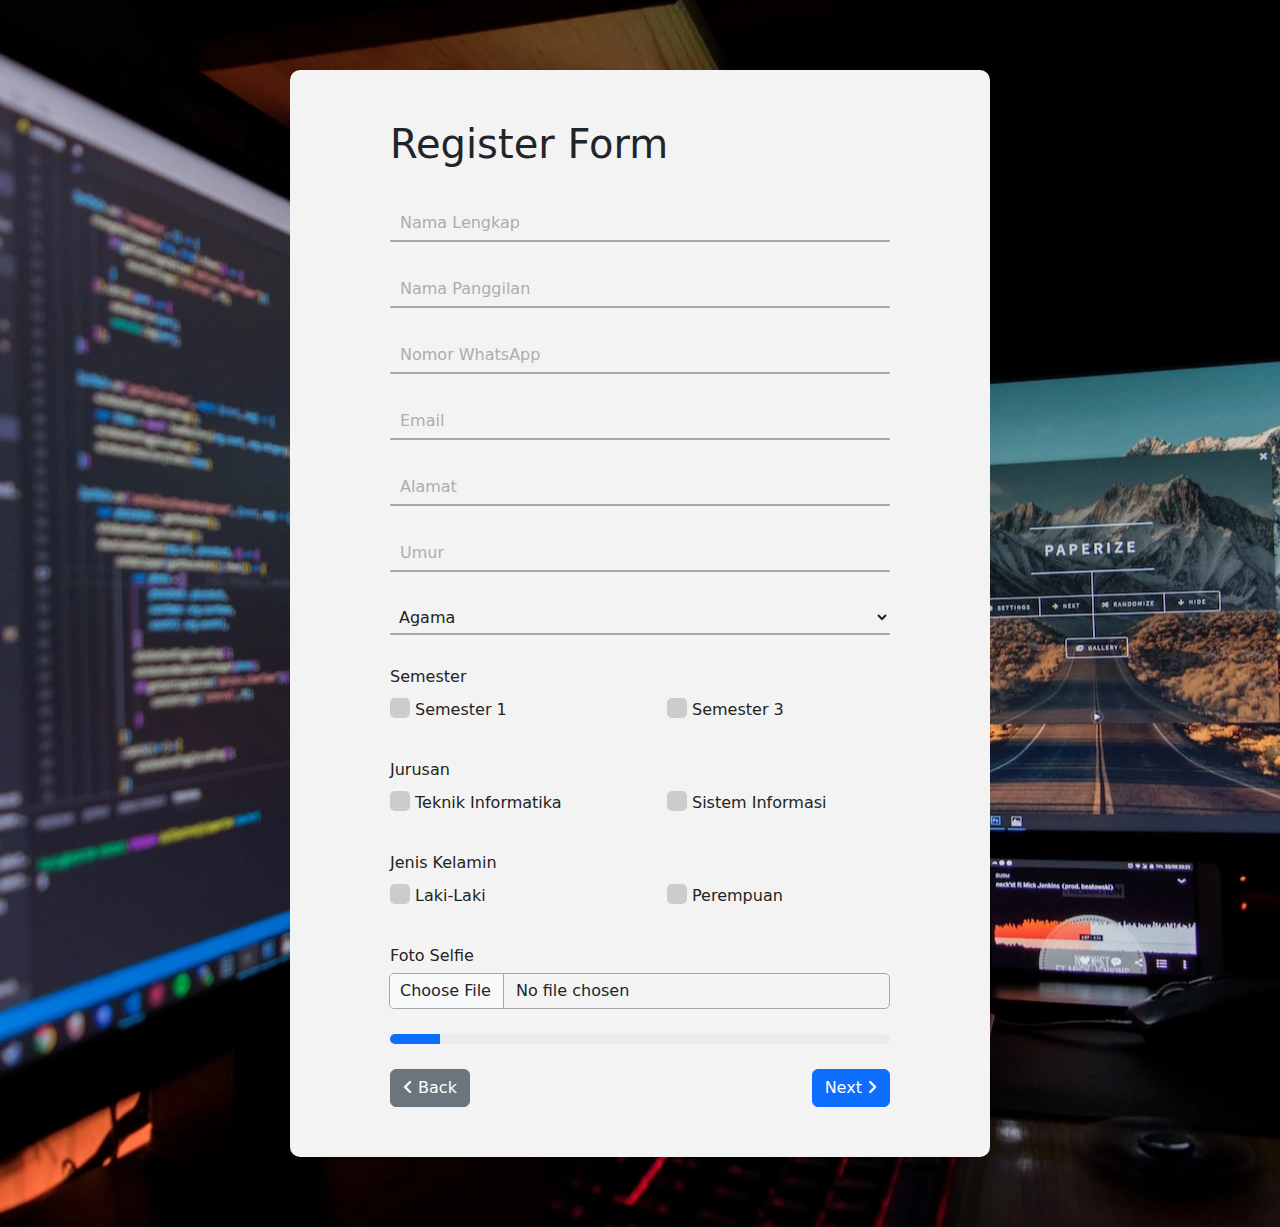
<file: example/join.html>
<!DOCTYPE html>
<html lang="en">
<head>
    <meta charset="UTF-8">
    <meta http-equiv="X-UA-Compatible" content="IE=edge">
    <meta name="viewport" content="width=device-width, initial-scale=1.0">
    <title>PENA</title>
    <!-- ===== FONT GOOGLE ===== -->
    <link rel="preconnect" href="https://fonts.googleapis.com">
    <link rel="preconnect" href="https://fonts.gstatic.com" crossorigin>
    <link href="https://fonts.googleapis.com/css2?family=Poppins:wght@300;400;500;600;700;800;900&display=swap" rel="stylesheet">
    <!-- ===== BOOTSTAP ===== -->
    <link rel="stylesheet" href="https://cdn.jsdelivr.net/npm/bootstrap@5.2.1/dist/css/bootstrap.min.css">
    <script src="https://cdn.jsdelivr.net/npm/bootstrap@5.2.1/dist/js/bootstrap.bundle.min.js"></script>
    <!-- ===== FONT AWESOME ===== -->
    <link rel="stylesheet" href="https://cdnjs.cloudflare.com/ajax/libs/font-awesome/6.2.0/css/all.min.css">
    <!-- ===== ICON ===== -->
    <link rel="icon" href="assets/image/PENA.png">
    <!-- ===== MY CSS ==== -->
    <link rel="stylesheet" href="css/global.css">
    <link rel="stylesheet" href="css/join.css">
</head>
<body>
    <!-- ===== LOADING START ===== -->
    <div class="spinner">
        <div class="dot1"></div>
        <div class="dot2"></div>
        <div class="dot3"></div>
    </div>
    <!-- ===== LOADING END ===== -->
    
    <div class="join-form">
        <div class="join-card">
            <h1>Register Form</h1>
            <form action="">

                <div class="input-group-all">

                    <!-- ===== FORM 1 START ===== -->
                    <div id="form1">
                        <div class="w-100">
                            <div class="input-group line">
                                <input type="text" placeholder="Nama Lengkap">
                            </div>
                            <div class="input-group line">
                                <input type="text" placeholder="Nama Panggilan">
                            </div>
                            <div class="input-group line">
                                <input type="number" placeholder="Nomor WhatsApp">
                            </div>
                            <div class="input-group line">
                                <input type="email" placeholder="Email">
                            </div>
                            <div class="input-group line">
                                <input type="text" placeholder="Alamat">
                            </div>
                            <div class="input-group line">
                                <input type="number" placeholder="Umur">
                            </div>
                            <div class="input-group line">
                                <select class="select">
                                    <option selected disabled>Agama</option>
                                    <option>Islam</option>
                                    <option>Kristen</option>
                                    <option>Hindu</option>
                                    <option>Buddha</option>
                                 </select >
                            </div>
                        </div>
                        <div class="w-100">
                            <div class="input-group">
                                <span class="fw-500 mb-2">Semester</span>
                                <table>
                                    <tr>
                                        <td>
                                            <div class="d-flex flex-row">
                                                <label class="cek">
                                                    <input type="radio" name="semester">
                                                    <div class="checkmark"></div>
                                                </label>
                                                <span>Semester 1</span>
                                            </div>
                                        </td>
                                        <td>
                                            <div class="d-flex flex-row">
                                                <label class="cek">
                                                    <input type="radio" name="semester">
                                                    <div class="checkmark"></div>
                                                </label>
                                                <span>Semester 3</span>
                                            </div>
                                        </td>
                                    </tr>
                                </table>
                            </div>
                            <div class="input-group">
                                <span class="fw-500 mb-2">Jurusan</span>
                                <table>
                                    <tr>
                                        <td>
                                            <div class="d-flex flex-row">
                                                <label class="cek">
                                                    <input type="radio" name="jurusan">
                                                    <div class="checkmark"></div>
                                                </label>
                                                <span>Teknik Informatika</span>
                                            </div>
                                        </td>
                                        <td>
                                            <div class="d-flex flex-row">
                                                <label class="cek">
                                                    <input type="radio" name="jurusan">
                                                    <div class="checkmark"></div>
                                                </label>
                                                <span>Sistem Informasi</span>
                                            </div>
                                        </td>
                                    </tr>
                                </table>
                            </div>
                            <div class="input-group">
                                <span class="fw-500 mb-2 w-100">Jenis Kelamin</span>
                                <table>
                                    <tr>
                                        <td>
                                            <div class="d-flex flex-row">
                                                <label class="cek">
                                                    <input type="radio" name="jk">
                                                    <div class="checkmark"></div>
                                                </label>
                                                <span>Laki-Laki</span>
                                            </div>
                                        </td>
                                        <td>
                                            <div class="d-flex flex-row">
                                                <label class="cek">
                                                    <input type="radio" name="jk">
                                                    <div class="checkmark"></div>
                                                </label>
                                                <span>Perempuan</span>
                                            </div>
                                        </td>
                                    </tr>
                                </table>
                            </div>
                            <div class="input-group d-flex flex-column">
                                <span>Foto Selfie</span>
                                <div class="input-foto">
                                    <input type="file" class="form-control w-100 text-dark" id="foto">
                                </div>
                            </div>
                        </div>
                        <div class="progress">
                            <div class="progress-bar" role="progressbar" style="width: 10%;" aria-valuenow="25" aria-valuemin="0" aria-valuemax="100"></div>
                        </div>
                    </div>
                    <!-- ===== FORM 1 END ===== -->

                    <!-- ===== FORM 2 START ===== -->
                    <div id="form2">
                        <div class="w-100">

                            <div class="input-group">
                                <span class="fw-500 mb-2 w-100">Lorem ipsum dolor</span>
                                <table>
                                    <tr>
                                        <td>
                                            <div class="d-flex flex-row">
                                                <label class="cek">
                                                    <input type="radio" name="a" id="sms1">
                                                    <div class="checkmark"></div>
                                                </label>
                                                <span>title here</span>
                                            </div>
                                        </td>
                                        <td>
                                            <div class="d-flex flex-row">
                                                <label class="cek">
                                                    <input type="radio" name="a" id="sms3">
                                                    <div class="checkmark"></div>
                                                </label>
                                                <span>title here</span>
                                            </div>
                                        </td>
                                    </tr>
                                </table>
                            </div>

                            <div class="input-group">
                                <span class="fw-500 mb-2 w-100">Lorem ipsum dolor</span>
                                <table>
                                    <tr>
                                        <td>
                                            <div class="d-flex flex-row">
                                                <label class="cek">
                                                    <input type="radio" name="b" id="sms1">
                                                    <div class="checkmark"></div>
                                                </label>
                                                <span>title here</span>
                                            </div>
                                        </td>
                                        <td>
                                            <div class="d-flex flex-row">
                                                <label class="cek">
                                                    <input type="radio" name="b" id="sms3">
                                                    <div class="checkmark"></div>
                                                </label>
                                                <span>title here</span>
                                            </div>
                                        </td>
                                    </tr>
                                </table>
                            </div>
                        </div>
                        <div class="progress">
                            <div class="progress-bar" role="progressbar" style="width: 50%;" aria-valuenow="25" aria-valuemin="0" aria-valuemax="100"></div>
                        </div>
                    </div>
                    <!-- ===== FORM 2 END ===== -->

                    <!-- ===== FORM 3 START ===== -->
                    <div id="form3">
                        <div class="w-100">
                            <div class="input-group">
                                <span class="fw-500 w-100">Lorem ipsum dolor</span>
                                <textarea type="text" placeholder="text here"></textarea>
                            </div>
                            <div class="input-group">
                                <span class="fw-500 w-100">Lorem ipsum dolor</span>
                                <textarea type="text" placeholder="text here"></textarea>
                            </div>
                            <div class="input-group">
                                <span class="fw-500 w-100">Lorem ipsum dolor</span>
                                <textarea type="text" placeholder="text here"></textarea>
                            </div>
                            <div class="input-group">
                                <span class="fw-500 w-100">Lorem ipsum dolor</span>
                                <textarea type="text" placeholder="text here"></textarea>
                            </div>
                        </div>
                        <div class="progress">
                            <div class="progress-bar" role="progressbar" style="width: 100%;" aria-valuenow="25" aria-valuemin="0" aria-valuemax="100"></div>
                        </div>
                    </div>
                    <!-- ===== FORM 3 END ===== -->

                </div>
                <div class="footer-card">
                    <a href="index.html" id="back1">
                        <button type="button" class="btn btn-secondary"><i class="fa-solid fa-angle-left"></i> Back</button>
                    </a>
                    <button type="button" class="btn btn-secondary" id="back2"><i class="fa-solid fa-angle-left"></i> Back</button>
                    <button type="button" class="btn btn-secondary" id="back3"><i class="fa-solid fa-angle-left"></i> Back</button>

                    <div class="btn btn-primary" id="next">
                        Next
                        <i class="fa-solid fa-angle-right"></i>
                    </div>
                    <div class="btn btn-primary" id="next2">
                        Next
                        <i class="fa-solid fa-angle-right"></i>
                    </div>
                    <button class="btn btn-primary" id="send">
                        <input type="submit" value="Send" class="btn-send">
                        <i class="fa-solid fa-paper-plane"></i>
                    </butt>
                </div>
            </form>
        </div>
    </div>


    <script src="js/join.js"></script>
</body>
</html>
</file>
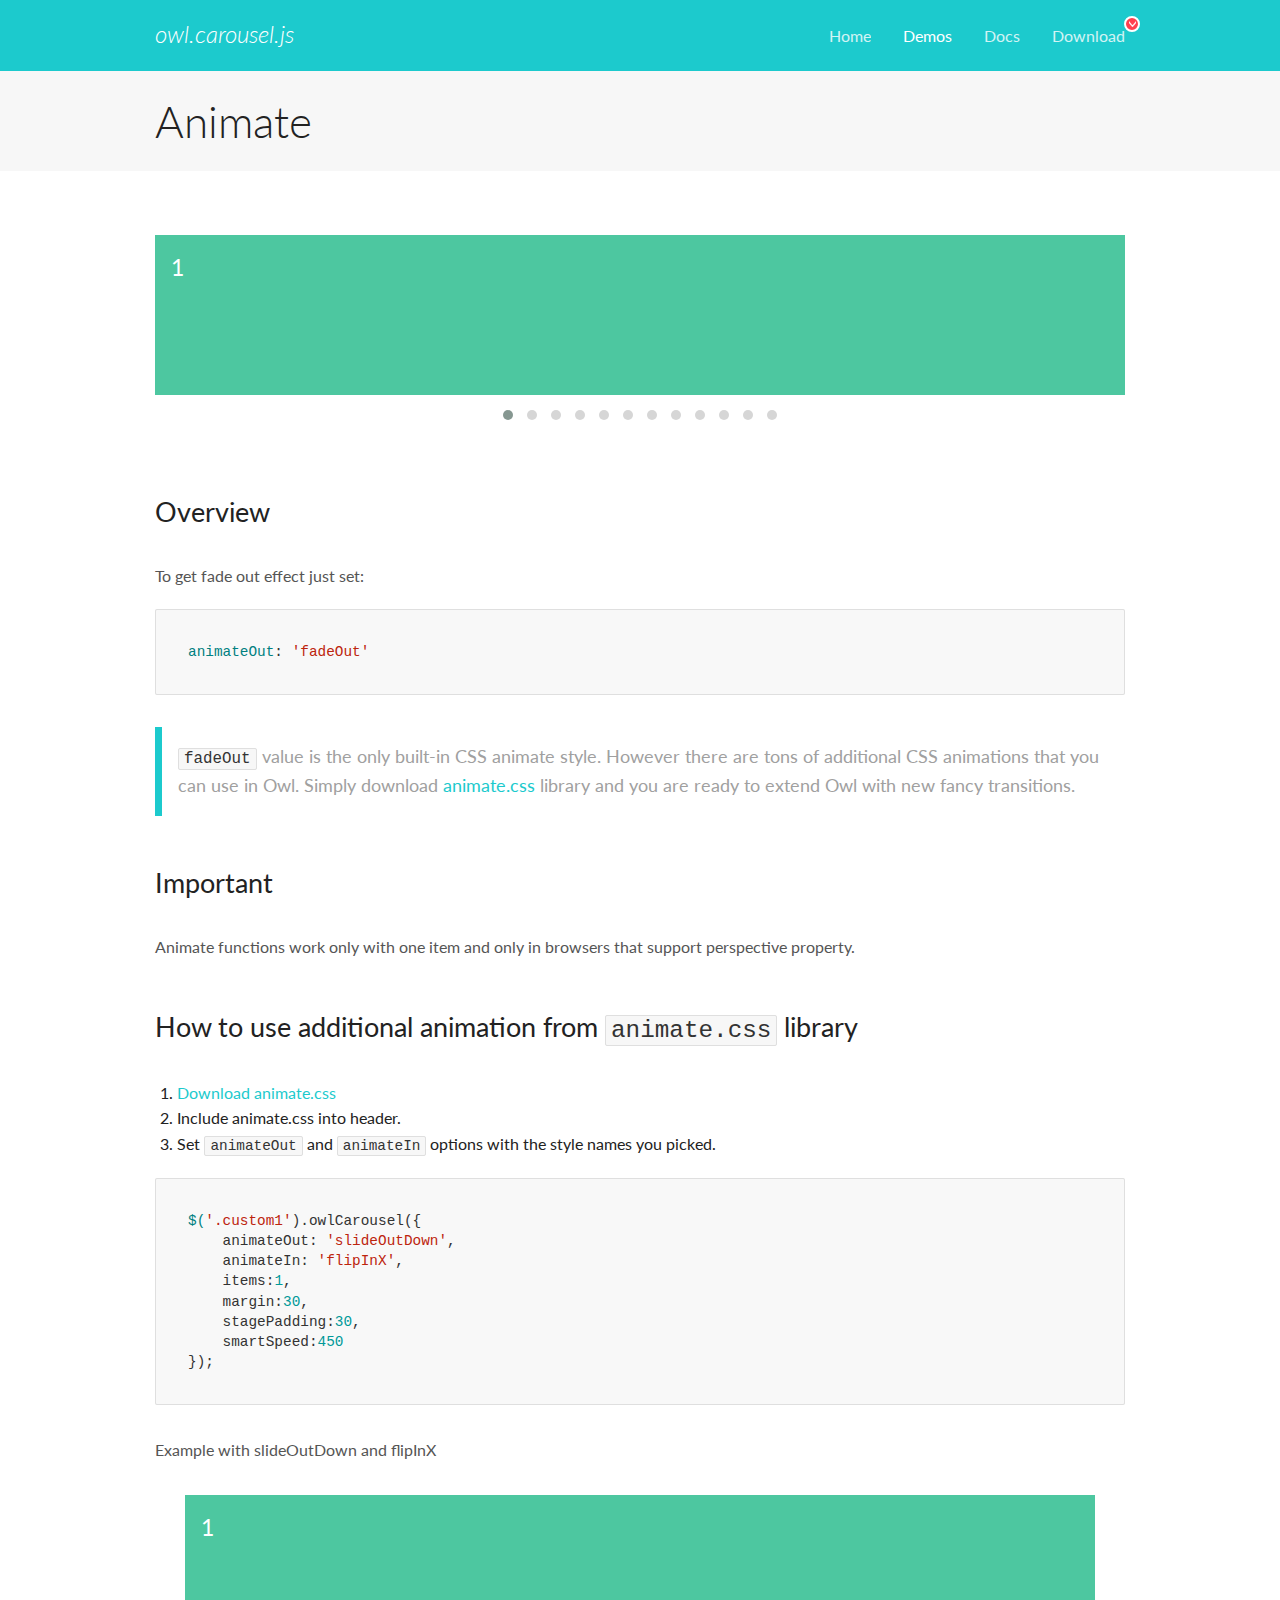
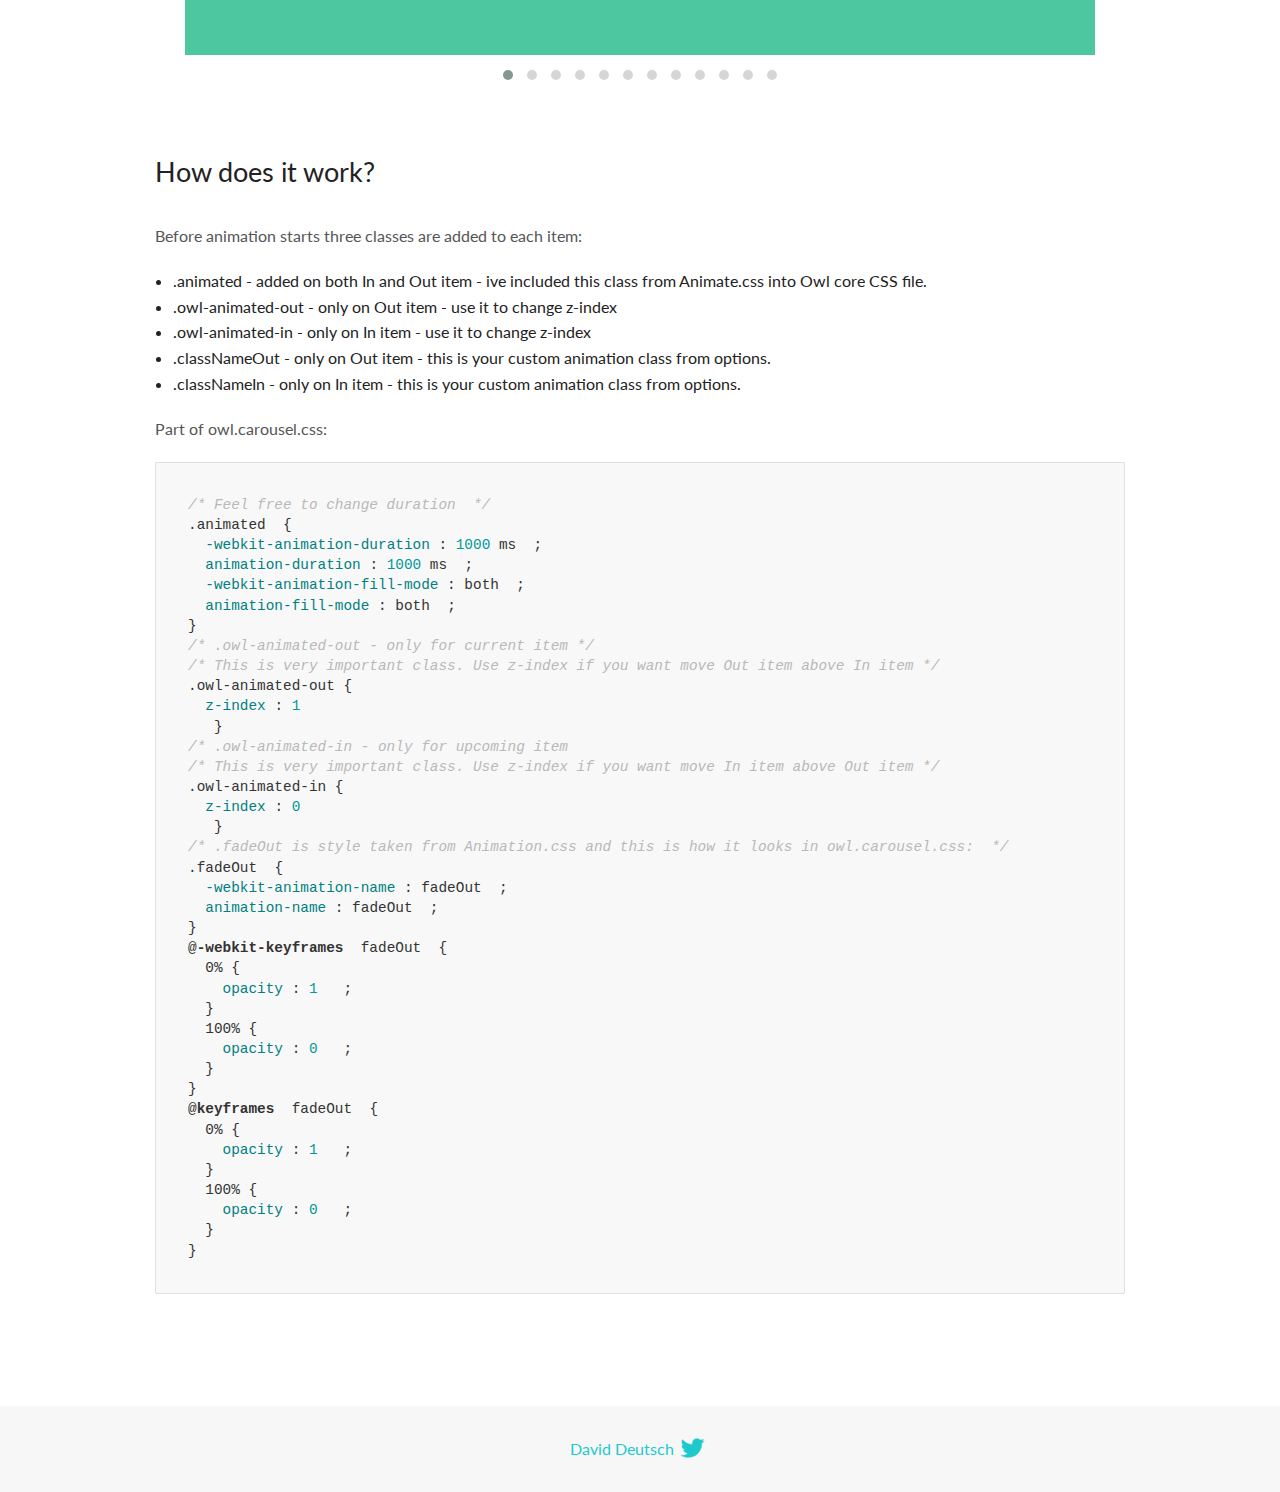
<file: example/assets/owl/demos/animate.html>
<!DOCTYPE html>
<html lang="en">
  <head>

    <!-- head -->
    <meta charset="utf-8">
    <meta name="msapplication-tap-highlight" content="no" />
    <meta name="viewport" content="width=device-width, initial-scale=1.0" />
    <meta name="description" content="Animate carousel">
    <meta name="author" content="David Deutsch">
    <title>
      Animate Demo | Owl Carousel | 2.3.4
    </title>

    <!-- Stylesheets -->
    <link href='https://fonts.googleapis.com/css?family=Lato:300,400,700,400italic,300italic' rel='stylesheet' type='text/css'>
    <link rel="stylesheet" href="../assets/css/docs.theme.min.css">

    <!-- Owl Stylesheets -->
    <link rel="stylesheet" href="../assets/owlcarousel/assets/owl.carousel.min.css">
    <link rel="stylesheet" href="../assets/owlcarousel/assets/owl.theme.default.min.css">

    <!-- HTML5 shim and Respond.js IE8 support of HTML5 elements and media queries -->

    <!--[if lt IE 9]>
      <script src="https://oss.maxcdn.com/libs/html5shiv/3.7.0/html5shiv.js"></script>
      <script src="https://oss.maxcdn.com/libs/respond.js/1.3.0/respond.min.js"></script>
    <![endif]-->

    <!-- Favicons -->
    <link rel="apple-touch-icon-precomposed" sizes="144x144" href="../assets/ico/apple-touch-icon-144-precomposed.png">
    <link rel="shortcut icon" href="../assets/ico/favicon.png">
    <link rel="shortcut icon" href="favicon.ico">

    <!-- Yeah i know js should not be in header. Its required for demos.-->

    <!-- javascript -->
    <script src="../assets/vendors/jquery.min.js"></script>
    <script src="../assets/owlcarousel/owl.carousel.js"></script>
  </head>
  <body>

    <!-- header -->
    <header class="header">
      <div class="row">
        <div class="large-12 columns">
          <div class="brand left">
            <h3>
              <a href="/OwlCarousel2/">owl.carousel.js</a> 
            </h3>
          </div>
          <a id="toggle-nav" class="right">
            <span></span> <span></span> <span></span> 
          </a> 
          <div class="nav-bar">
            <ul class="clearfix">
              <li> <a href="/OwlCarousel2/index.html">Home</a>  </li>
              <li class="active">
                <a href="/OwlCarousel2/demos/demos.html">Demos</a> 
              </li>
              <li> <a href="/OwlCarousel2/docs/started-welcome.html">Docs</a>  </li>
              <li>
                <a href="https://github.com/OwlCarousel2/OwlCarousel2/archive/2.3.4.zip">Download</a> 
                <span class="download"></span> 
              </li>
            </ul>
          </div>
        </div>
      </div>
    </header>

    <!-- title -->
    <section class="title">
      <div class="row">
        <div class="large-12 columns">
          <h1>Animate</h1>
        </div>
      </div>
    </section>

    <!--  Demos -->
    <section id="demos">
      <div class="row">
        <div class="large-12 columns">
          <div class="fadeOut owl-carousel owl-theme">
            <div class="item">
              <h4>1</h4>
            </div>
            <div class="item">
              <h4>2</h4>
            </div>
            <div class="item">
              <h4>3</h4>
            </div>
            <div class="item">
              <h4>4</h4>
            </div>
            <div class="item">
              <h4>5</h4>
            </div>
            <div class="item">
              <h4>6</h4>
            </div>
            <div class="item">
              <h4>7</h4>
            </div>
            <div class="item">
              <h4>8</h4>
            </div>
            <div class="item">
              <h4>9</h4>
            </div>
            <div class="item">
              <h4>10</h4>
            </div>
            <div class="item">
              <h4>11</h4>
            </div>
            <div class="item">
              <h4>12</h4>
            </div>
          </div>
          <h3 id="overview">Overview</h3>
          <p>To get fade out effect just set:</p>
          <pre><code>animateOut: &#39;fadeOut&#39;</code></pre>
          <blockquote>
            <p><code>fadeOut</code> value is the only built-in CSS animate style. However there are tons of additional CSS animations that you can use in Owl. Simply download
              <a href="https://daneden.github.io/animate.css/">animate.css</a>  library and you are ready to extend Owl with new fancy transitions.</p>
          </blockquote>
          <h3 id="important">Important</h3>
          <p>Animate functions work only with one item and only in browsers that support perspective property.</p>
          <h3 id="how-to-use-additional-animation-from-animate-css-library">How to use additional animation from <code>animate.css</code> library</h3>
          <ol>
            <li> <a href="https://daneden.github.io/animate.css/">Download animate.css</a>  </li>
            <li>Include animate.css into header.</li>
            <li>Set <code>animateOut</code> and <code>animateIn</code> options with the style names you picked.</li>
          </ol>
          <pre><code>$(&#39;.custom1&#39;).owlCarousel({
    animateOut: &#39;slideOutDown&#39;,
    animateIn: &#39;flipInX&#39;,
    items:1,
    margin:30,
    stagePadding:30,
    smartSpeed:450
});</code></pre>
          <p>Example with slideOutDown and flipInX</p>
          <div class="custom1 owl-carousel owl-theme">
            <div class="item">
              <h4>1</h4>
            </div>
            <div class="item">
              <h4>2</h4>
            </div>
            <div class="item">
              <h4>3</h4>
            </div>
            <div class="item">
              <h4>4</h4>
            </div>
            <div class="item">
              <h4>5</h4>
            </div>
            <div class="item">
              <h4>6</h4>
            </div>
            <div class="item">
              <h4>7</h4>
            </div>
            <div class="item">
              <h4>8</h4>
            </div>
            <div class="item">
              <h4>9</h4>
            </div>
            <div class="item">
              <h4>10</h4>
            </div>
            <div class="item">
              <h4>11</h4>
            </div>
            <div class="item">
              <h4>12</h4>
            </div>
          </div>
          <h3 id="how-does-it-work-">How does it work?</h3>
          <p>Before animation starts three classes are added to each item:</p>
          <ul>
            <li>.animated - added on both In and Out item - ive included this class from Animate.css into Owl core CSS file.</li>
            <li>.owl-animated-out - only on Out item - use it to change z-index</li>
            <li>.owl-animated-in - only on In item - use it to change z-index</li>
            <li>.classNameOut - only on Out item - this is your custom animation class from options.</li>
            <li>.classNameIn - only on In item - this is your custom animation class from options.</li>
          </ul>
          <p>Part of owl.carousel.css:</p>
          <pre><code class="language-css"><span class="comment">/* Feel free to change duration  */</span> 
<span class="class">.animated</span>  <span class="rules">{
  <span class="rule"><span class="attribute">-webkit-animation-duration</span> :<span class="value"> <span class="number">1000</span> ms</span> </span> ;
  <span class="rule"><span class="attribute">animation-duration</span> :<span class="value"> <span class="number">1000</span> ms</span> </span> ;
  <span class="rule"><span class="attribute">-webkit-animation-fill-mode</span> :<span class="value"> both</span> </span> ;
  <span class="rule"><span class="attribute">animation-fill-mode</span> :<span class="value"> both</span> </span> ;
<span class="rule">}</span> </span> 
<span class="comment">/* .owl-animated-out - only for current item */</span> 
<span class="comment">/* This is very important class. Use z-index if you want move Out item above In item */</span> 
<span class="class">.owl-animated-out</span> <span class="rules">{
  <span class="rule"><span class="attribute">z-index</span> :<span class="value"> <span class="number">1</span> 
</span> </span> </span> }
<span class="comment">/* .owl-animated-in - only for upcoming item
/* This is very important class. Use z-index if you want move In item above Out item */</span> 
<span class="class">.owl-animated-in</span> <span class="rules">{
  <span class="rule"><span class="attribute">z-index</span> :<span class="value"> <span class="number">0</span> 
</span> </span> </span> }
<span class="comment">/* .fadeOut is style taken from Animation.css and this is how it looks in owl.carousel.css:  */</span> 
<span class="class">.fadeOut</span>  <span class="rules">{
  <span class="rule"><span class="attribute">-webkit-animation-name</span> :<span class="value"> fadeOut</span> </span> ;
  <span class="rule"><span class="attribute">animation-name</span> :<span class="value"> fadeOut</span> </span> ;
<span class="rule">}</span> </span> 
<span class="at_rule">@<span class="keyword">-webkit-keyframes</span>  fadeOut </span> {
  0% <span class="rules">{
    <span class="rule"><span class="attribute">opacity</span> :<span class="value"> <span class="number">1</span> </span> </span> ;
  <span class="rule">}</span> </span> 
  100% <span class="rules">{
    <span class="rule"><span class="attribute">opacity</span> :<span class="value"> <span class="number">0</span> </span> </span> ;
  <span class="rule">}</span> </span> 
}
<span class="at_rule">@<span class="keyword">keyframes</span>  fadeOut </span> {
  0% <span class="rules">{
    <span class="rule"><span class="attribute">opacity</span> :<span class="value"> <span class="number">1</span> </span> </span> ;
  <span class="rule">}</span> </span> 
  100% <span class="rules">{
    <span class="rule"><span class="attribute">opacity</span> :<span class="value"> <span class="number">0</span> </span> </span> ;
  <span class="rule">}</span> </span> 
}</code></pre>
          <link rel="stylesheet" href="../assets/css/animate.css">
          <script>
            jQuery(document).ready(function($) {
              $('.fadeOut').owlCarousel({
                items: 1,
                animateOut: 'fadeOut',
                loop: true,
                margin: 10,
              });
              $('.custom1').owlCarousel({
                animateOut: 'slideOutDown',
                animateIn: 'flipInX',
                items: 1,
                margin: 30,
                stagePadding: 30,
                smartSpeed: 450
              });
            });
          </script>
        </div>
      </div>
    </section>

    <!-- footer -->
    <footer class="footer">
      <div class="row">
        <div class="large-12 columns">
          <h5>
            <a href="/OwlCarousel2/docs/support-contact.html">David Deutsch</a> 
            <a id="custom-tweet-button" href="https://twitter.com/share?url=https://github.com/OwlCarousel2/OwlCarousel2&text=Owl Carousel - This is so awesome! " target="_blank"></a> 
          </h5>
        </div>
      </div>
    </footer>

    <!-- vendors -->
    <script src="../assets/vendors/highlight.js"></script>
    <script src="../assets/js/app.js"></script>
  </body>
</html>
</file>
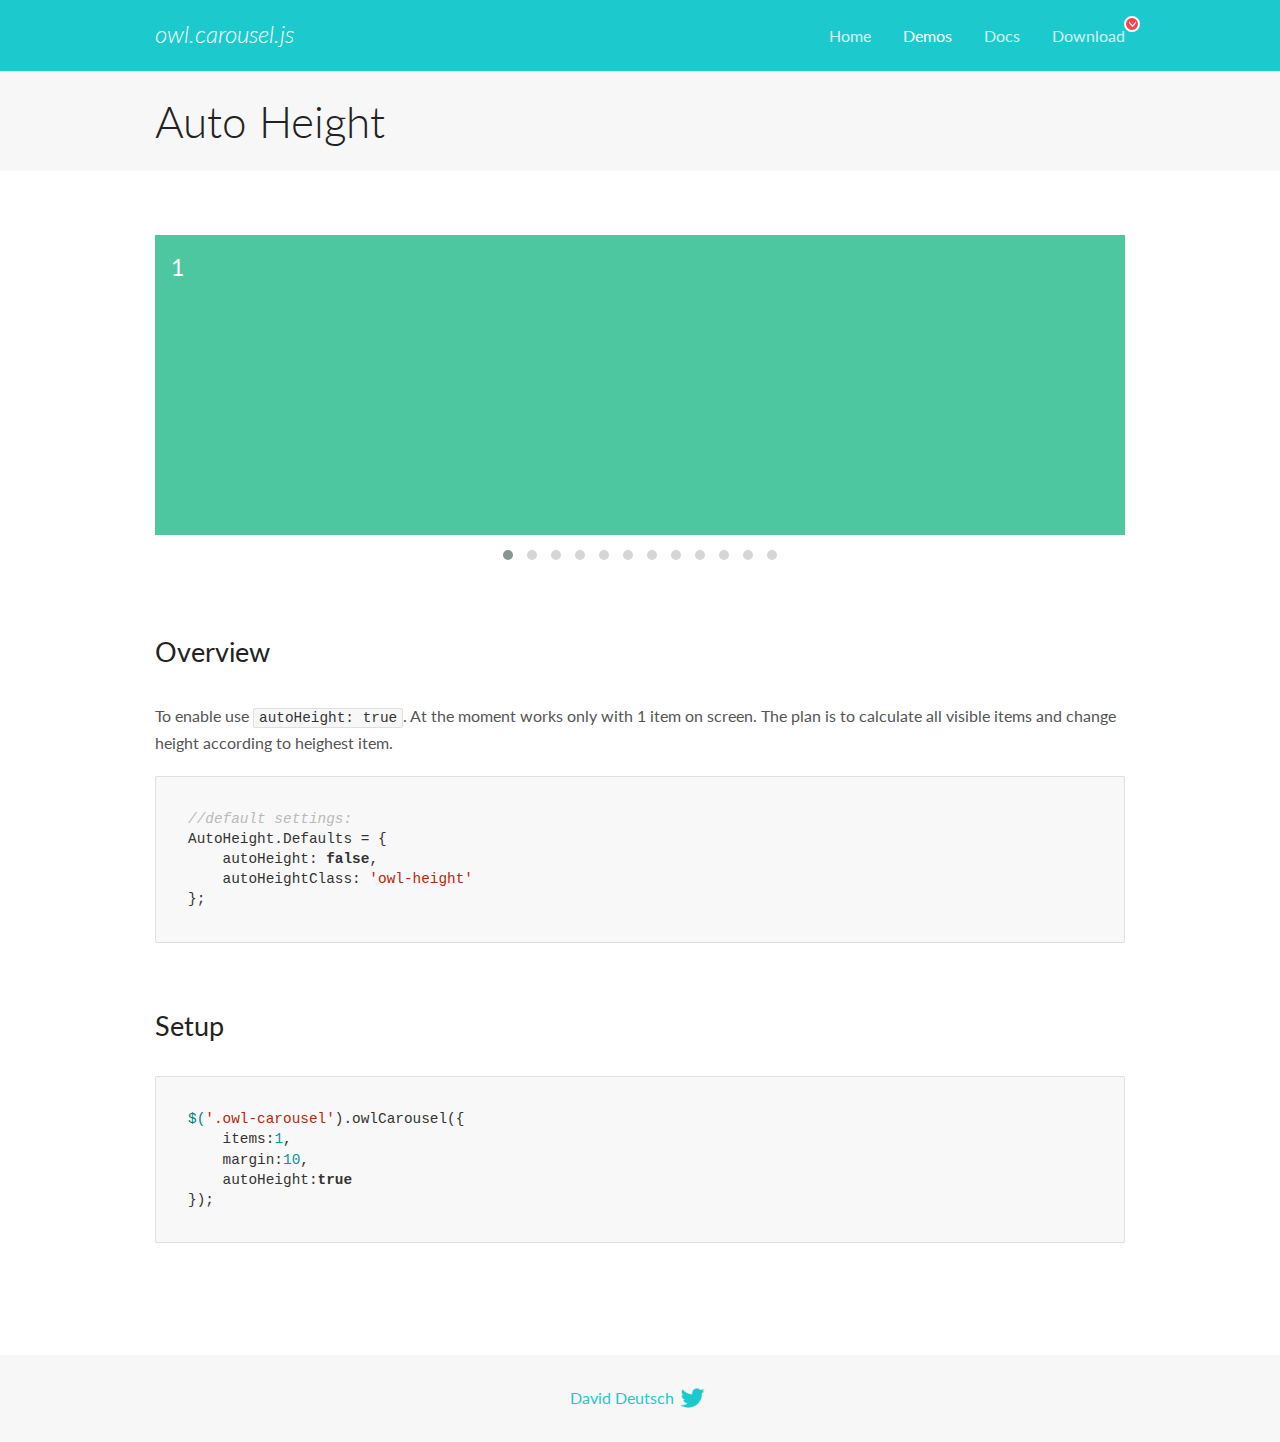
<file: example/assets/owl/demos/autoheight.html>
<!DOCTYPE html>
<html lang="en">
  <head>

    <!-- head -->
    <meta charset="utf-8">
    <meta name="msapplication-tap-highlight" content="no" />
    <meta name="viewport" content="width=device-width, initial-scale=1.0" />
    <meta name="description" content="autoHeight usage demo">
    <meta name="author" content="David Deutsch">
    <title>
      Auto Height Demo | Owl Carousel | 2.3.4
    </title>

    <!-- Stylesheets -->
    <link href='https://fonts.googleapis.com/css?family=Lato:300,400,700,400italic,300italic' rel='stylesheet' type='text/css'>
    <link rel="stylesheet" href="../assets/css/docs.theme.min.css">

    <!-- Owl Stylesheets -->
    <link rel="stylesheet" href="../assets/owlcarousel/assets/owl.carousel.min.css">
    <link rel="stylesheet" href="../assets/owlcarousel/assets/owl.theme.default.min.css">

    <!-- HTML5 shim and Respond.js IE8 support of HTML5 elements and media queries -->

    <!--[if lt IE 9]>
      <script src="https://oss.maxcdn.com/libs/html5shiv/3.7.0/html5shiv.js"></script>
      <script src="https://oss.maxcdn.com/libs/respond.js/1.3.0/respond.min.js"></script>
    <![endif]-->

    <!-- Favicons -->
    <link rel="apple-touch-icon-precomposed" sizes="144x144" href="../assets/ico/apple-touch-icon-144-precomposed.png">
    <link rel="shortcut icon" href="../assets/ico/favicon.png">
    <link rel="shortcut icon" href="favicon.ico">

    <!-- Yeah i know js should not be in header. Its required for demos.-->

    <!-- javascript -->
    <script src="../assets/vendors/jquery.min.js"></script>
    <script src="../assets/owlcarousel/owl.carousel.js"></script>
  </head>
  <body>

    <!-- header -->
    <header class="header">
      <div class="row">
        <div class="large-12 columns">
          <div class="brand left">
            <h3>
              <a href="/OwlCarousel2/">owl.carousel.js</a> 
            </h3>
          </div>
          <a id="toggle-nav" class="right">
            <span></span> <span></span> <span></span> 
          </a> 
          <div class="nav-bar">
            <ul class="clearfix">
              <li> <a href="/OwlCarousel2/index.html">Home</a>  </li>
              <li class="active">
                <a href="/OwlCarousel2/demos/demos.html">Demos</a> 
              </li>
              <li> <a href="/OwlCarousel2/docs/started-welcome.html">Docs</a>  </li>
              <li>
                <a href="https://github.com/OwlCarousel2/OwlCarousel2/archive/2.3.4.zip">Download</a> 
                <span class="download"></span> 
              </li>
            </ul>
          </div>
        </div>
      </div>
    </header>

    <!-- title -->
    <section class="title">
      <div class="row">
        <div class="large-12 columns">
          <h1>Auto Height</h1>
        </div>
      </div>
    </section>

    <!--  Demos -->
    <section id="demos">
      <div class="row">
        <div class="large-12 columns">
          <div class="owl-carousel owl-theme">
            <div class="item" style="height:300px">
              <h4>1</h4>
            </div>
            <div class="item" style="height:100px">
              <h4>2</h4>
            </div>
            <div class="item" style="height:500px">
              <h4>3</h4>
            </div>
            <div class="item" style="height:250px">
              <h4>4</h4>
            </div>
            <div class="item" style="height:400px">
              <h4>5</h4>
            </div>
            <div class="item" style="height:500px">
              <h4>6</h4>
            </div>
            <div class="item" style="height:600px">
              <h4>7</h4>
            </div>
            <div class="item" style="height:400px">
              <h4>8</h4>
            </div>
            <div class="item" style="height:300px">
              <h4>9</h4>
            </div>
            <div class="item" style="height:350px">
              <h4>10</h4>
            </div>
            <div class="item" style="height:200px">
              <h4>11</h4>
            </div>
            <div class="item" style="height:150px">
              <h4>12</h4>
            </div>
          </div>
          <h3 id="overview">Overview</h3>
          <p>To enable use <code>autoHeight: true</code>. At the moment works only with 1 item on screen. The plan is to calculate all visible items and change height according to heighest item.</p>
          <pre><code>//default settings:
AutoHeight.Defaults = {
    autoHeight: false,
    autoHeightClass: &#39;owl-height&#39;
};</code></pre>
          <h3 id="setup">Setup</h3>
          <pre><code>$(&#39;.owl-carousel&#39;).owlCarousel({
    items:1,
    margin:10,
    autoHeight:true
});</code></pre>
          <script>
            $(document).ready(function() {
              $('.owl-carousel').owlCarousel({
                items: 1,
                margin: 10,
                autoHeight: true
              });
            })
          </script>
        </div>
      </div>
    </section>

    <!-- footer -->
    <footer class="footer">
      <div class="row">
        <div class="large-12 columns">
          <h5>
            <a href="/OwlCarousel2/docs/support-contact.html">David Deutsch</a> 
            <a id="custom-tweet-button" href="https://twitter.com/share?url=https://github.com/OwlCarousel2/OwlCarousel2&text=Owl Carousel - This is so awesome! " target="_blank"></a> 
          </h5>
        </div>
      </div>
    </footer>

    <!-- vendors -->
    <script src="../assets/vendors/highlight.js"></script>
    <script src="../assets/js/app.js"></script>
  </body>
</html>
</file>
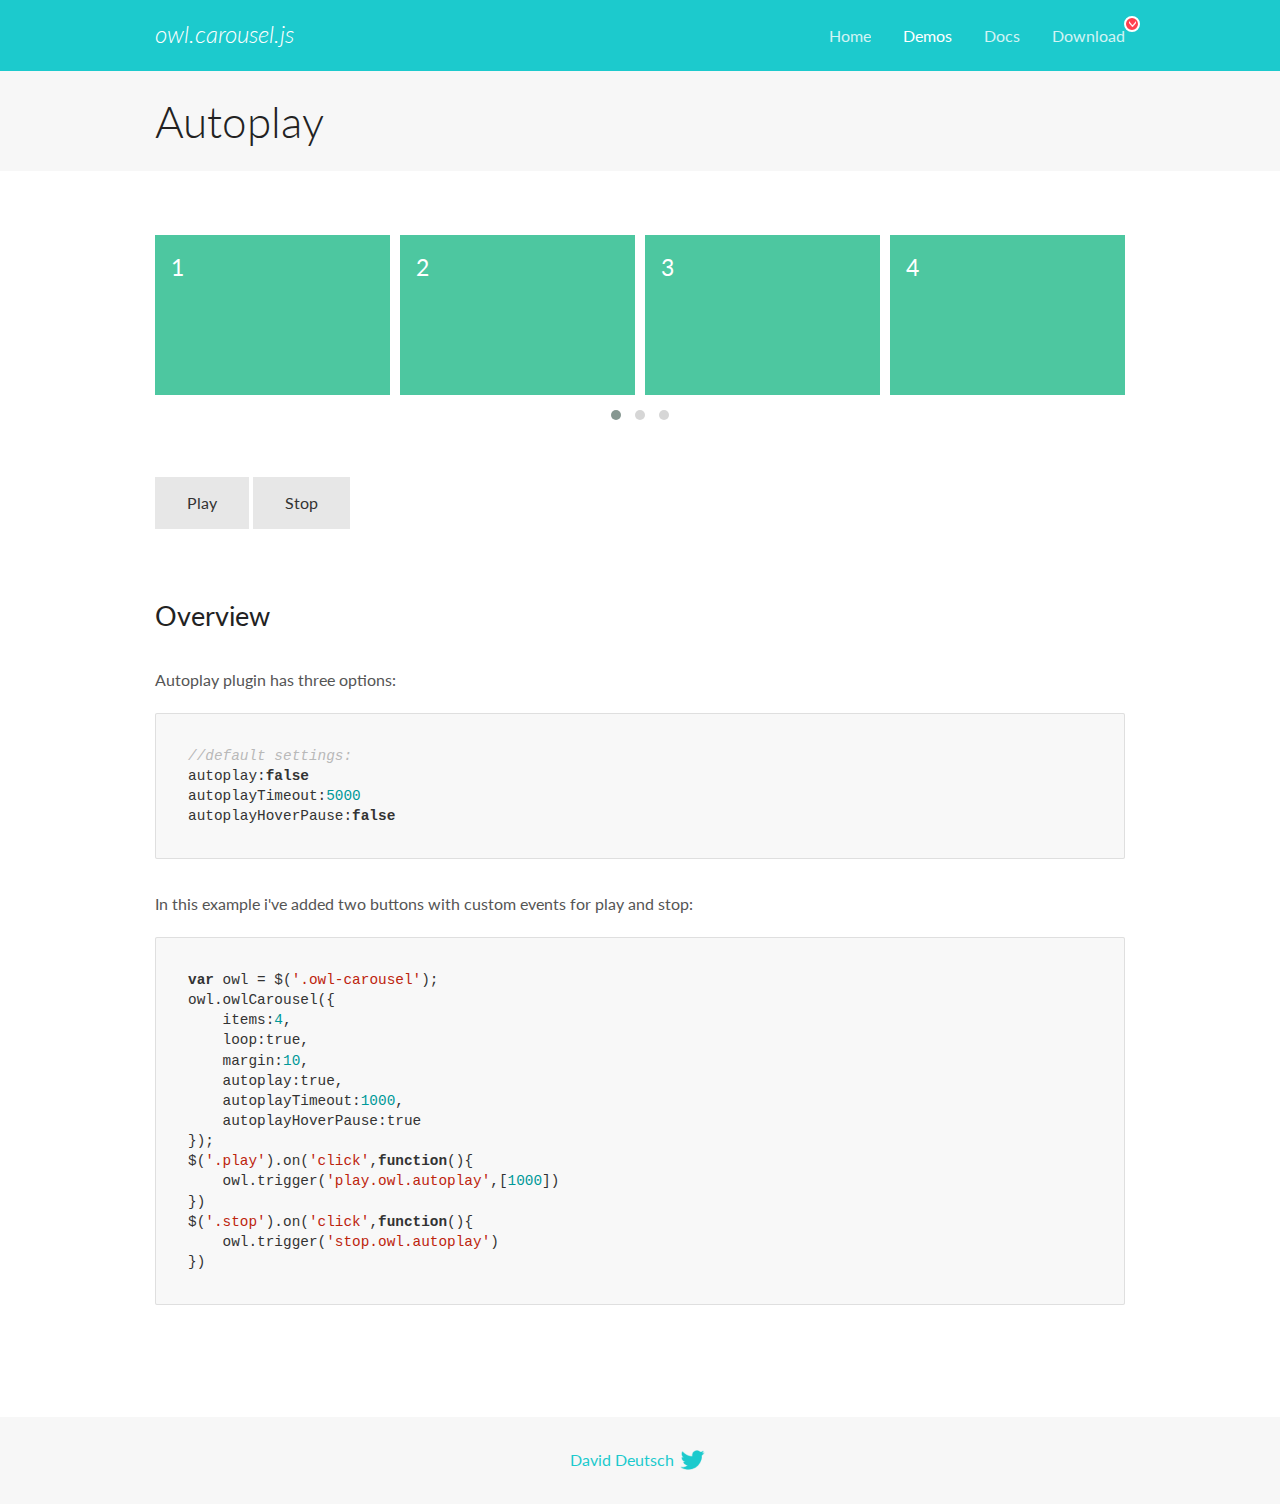
<file: example/assets/owl/demos/autoplay.html>
<!DOCTYPE html>
<html lang="en">
  <head>

    <!-- head -->
    <meta charset="utf-8">
    <meta name="msapplication-tap-highlight" content="no" />
    <meta name="viewport" content="width=device-width, initial-scale=1.0" />
    <meta name="description" content="Autoplay usage demo">
    <meta name="author" content="David Deutsch">
    <title>
      Autoplay Demo | Owl Carousel | 2.3.4
    </title>

    <!-- Stylesheets -->
    <link href='https://fonts.googleapis.com/css?family=Lato:300,400,700,400italic,300italic' rel='stylesheet' type='text/css'>
    <link rel="stylesheet" href="../assets/css/docs.theme.min.css">

    <!-- Owl Stylesheets -->
    <link rel="stylesheet" href="../assets/owlcarousel/assets/owl.carousel.min.css">
    <link rel="stylesheet" href="../assets/owlcarousel/assets/owl.theme.default.min.css">

    <!-- HTML5 shim and Respond.js IE8 support of HTML5 elements and media queries -->

    <!--[if lt IE 9]>
      <script src="https://oss.maxcdn.com/libs/html5shiv/3.7.0/html5shiv.js"></script>
      <script src="https://oss.maxcdn.com/libs/respond.js/1.3.0/respond.min.js"></script>
    <![endif]-->

    <!-- Favicons -->
    <link rel="apple-touch-icon-precomposed" sizes="144x144" href="../assets/ico/apple-touch-icon-144-precomposed.png">
    <link rel="shortcut icon" href="../assets/ico/favicon.png">
    <link rel="shortcut icon" href="favicon.ico">

    <!-- Yeah i know js should not be in header. Its required for demos.-->

    <!-- javascript -->
    <script src="../assets/vendors/jquery.min.js"></script>
    <script src="../assets/owlcarousel/owl.carousel.js"></script>
  </head>
  <body>

    <!-- header -->
    <header class="header">
      <div class="row">
        <div class="large-12 columns">
          <div class="brand left">
            <h3>
              <a href="/OwlCarousel2/">owl.carousel.js</a> 
            </h3>
          </div>
          <a id="toggle-nav" class="right">
            <span></span> <span></span> <span></span> 
          </a> 
          <div class="nav-bar">
            <ul class="clearfix">
              <li> <a href="/OwlCarousel2/index.html">Home</a>  </li>
              <li class="active">
                <a href="/OwlCarousel2/demos/demos.html">Demos</a> 
              </li>
              <li> <a href="/OwlCarousel2/docs/started-welcome.html">Docs</a>  </li>
              <li>
                <a href="https://github.com/OwlCarousel2/OwlCarousel2/archive/2.3.4.zip">Download</a> 
                <span class="download"></span> 
              </li>
            </ul>
          </div>
        </div>
      </div>
    </header>

    <!-- title -->
    <section class="title">
      <div class="row">
        <div class="large-12 columns">
          <h1>Autoplay</h1>
        </div>
      </div>
    </section>

    <!--  Demos -->
    <section id="demos">
      <div class="row">
        <div class="large-12 columns">
          <div class="owl-carousel owl-theme">
            <div class="item">
              <h4>1</h4>
            </div>
            <div class="item">
              <h4>2</h4>
            </div>
            <div class="item">
              <h4>3</h4>
            </div>
            <div class="item">
              <h4>4</h4>
            </div>
            <div class="item">
              <h4>5</h4>
            </div>
            <div class="item">
              <h4>6</h4>
            </div>
            <div class="item">
              <h4>7</h4>
            </div>
            <div class="item">
              <h4>8</h4>
            </div>
            <div class="item">
              <h4>9</h4>
            </div>
            <div class="item">
              <h4>10</h4>
            </div>
            <div class="item">
              <h4>11</h4>
            </div>
            <div class="item">
              <h4>12</h4>
            </div>
          </div>
          <a class="button secondary play">Play</a> 
          <a class="button secondary stop">Stop</a> 
          <h3 id="overview">Overview</h3>
          <p>Autoplay plugin has three options:</p>
          <pre><code>//default settings:
autoplay:false
autoplayTimeout:5000
autoplayHoverPause:false</code></pre>
          <p>In this example i&#39;ve added two buttons with custom events for play and stop:</p>
          <pre><code>var owl = $(&#39;.owl-carousel&#39;);
owl.owlCarousel({
    items:4,
    loop:true,
    margin:10,
    autoplay:true,
    autoplayTimeout:1000,
    autoplayHoverPause:true
});
$(&#39;.play&#39;).on(&#39;click&#39;,function(){
    owl.trigger(&#39;play.owl.autoplay&#39;,[1000])
})
$(&#39;.stop&#39;).on(&#39;click&#39;,function(){
    owl.trigger(&#39;stop.owl.autoplay&#39;)
})</code></pre>
          <script>
            $(document).ready(function() {
              var owl = $('.owl-carousel');
              owl.owlCarousel({
                items: 4,
                loop: true,
                margin: 10,
                autoplay: true,
                autoplayTimeout: 1000,
                autoplayHoverPause: true
              });
              $('.play').on('click', function() {
                owl.trigger('play.owl.autoplay', [1000])
              })
              $('.stop').on('click', function() {
                owl.trigger('stop.owl.autoplay')
              })
            })
          </script>
        </div>
      </div>
    </section>

    <!-- footer -->
    <footer class="footer">
      <div class="row">
        <div class="large-12 columns">
          <h5>
            <a href="/OwlCarousel2/docs/support-contact.html">David Deutsch</a> 
            <a id="custom-tweet-button" href="https://twitter.com/share?url=https://github.com/OwlCarousel2/OwlCarousel2&text=Owl Carousel - This is so awesome! " target="_blank"></a> 
          </h5>
        </div>
      </div>
    </footer>

    <!-- vendors -->
    <script src="../assets/vendors/highlight.js"></script>
    <script src="../assets/js/app.js"></script>
  </body>
</html>
</file>
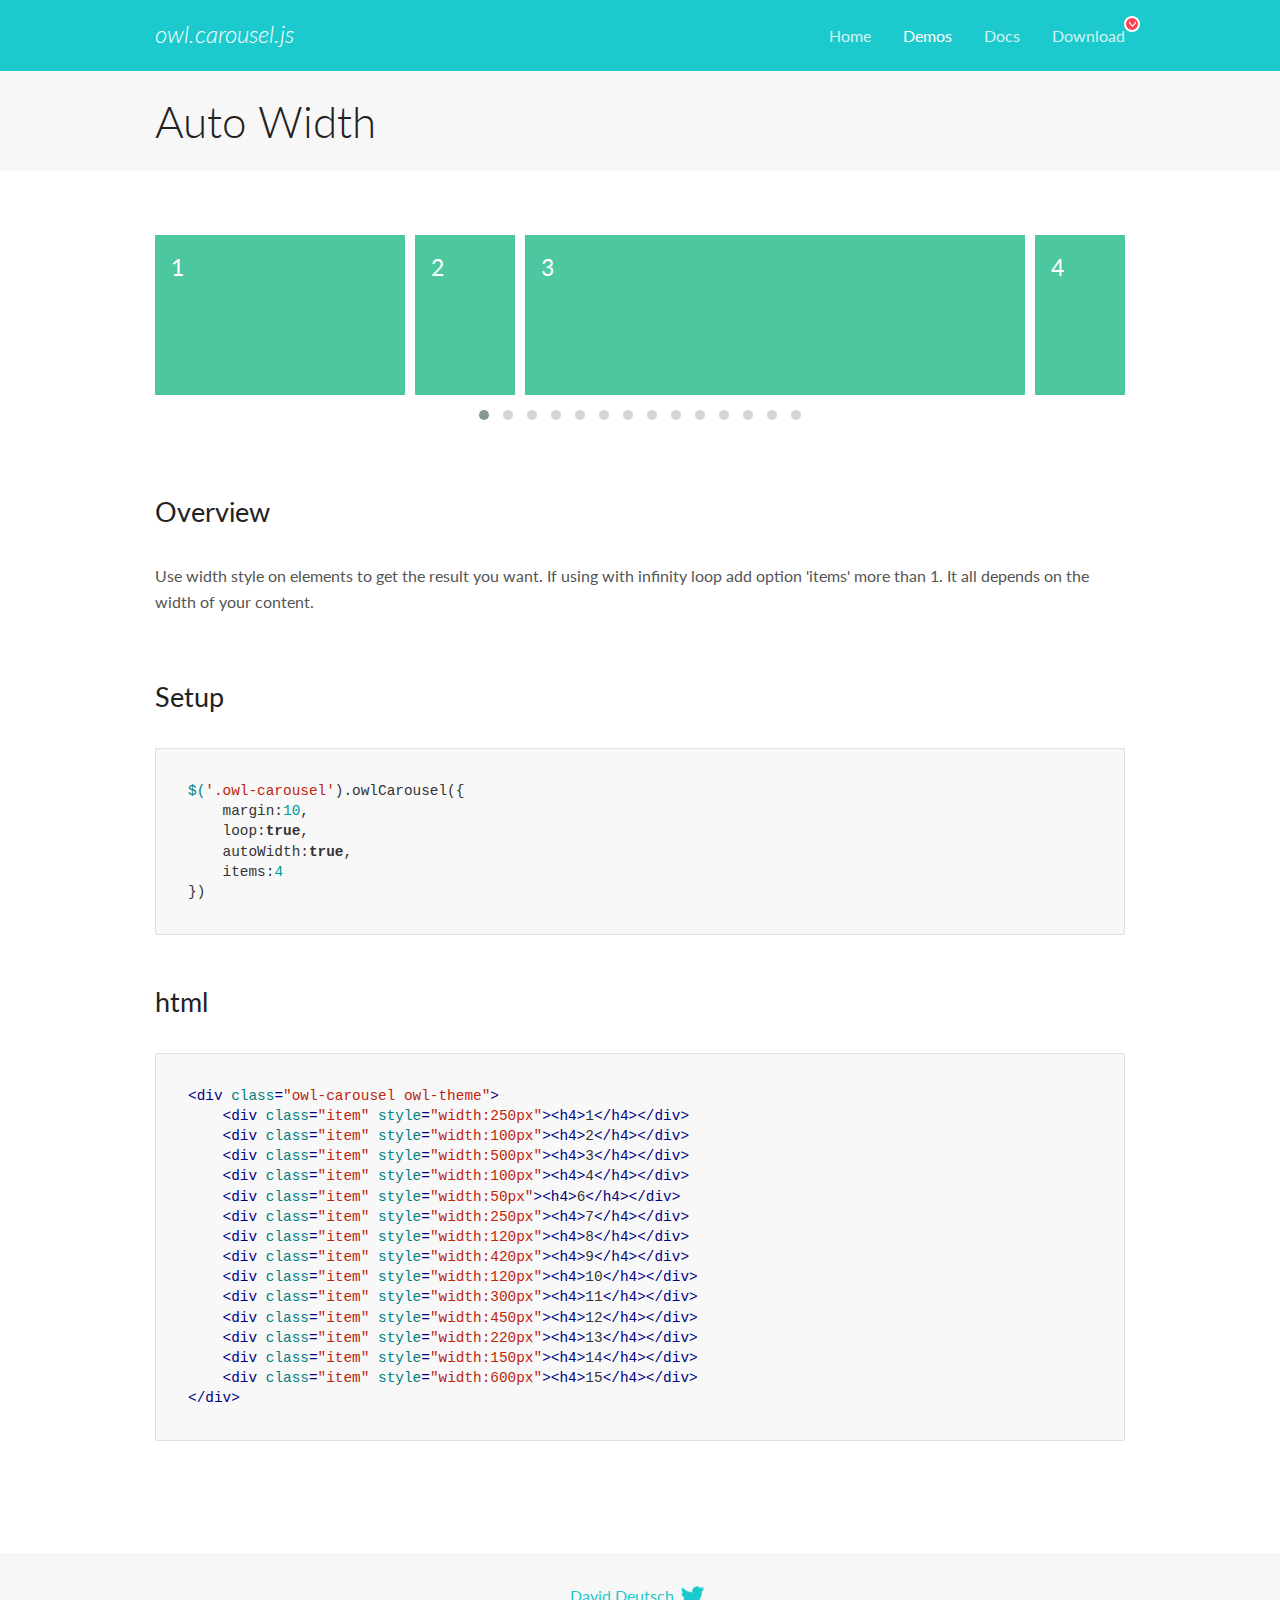
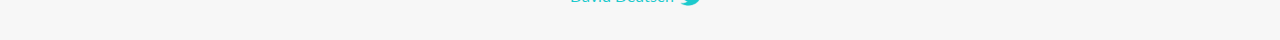
<file: example/assets/owl/demos/autowidth.html>
<!DOCTYPE html>
<html lang="en">
  <head>

    <!-- head -->
    <meta charset="utf-8">
    <meta name="msapplication-tap-highlight" content="no" />
    <meta name="viewport" content="width=device-width, initial-scale=1.0" />
    <meta name="description" content="Auto Width">
    <meta name="author" content="David Deutsch">
    <title>
      Auto Width Demo | Owl Carousel | 2.3.4
    </title>

    <!-- Stylesheets -->
    <link href='https://fonts.googleapis.com/css?family=Lato:300,400,700,400italic,300italic' rel='stylesheet' type='text/css'>
    <link rel="stylesheet" href="../assets/css/docs.theme.min.css">

    <!-- Owl Stylesheets -->
    <link rel="stylesheet" href="../assets/owlcarousel/assets/owl.carousel.min.css">
    <link rel="stylesheet" href="../assets/owlcarousel/assets/owl.theme.default.min.css">

    <!-- HTML5 shim and Respond.js IE8 support of HTML5 elements and media queries -->

    <!--[if lt IE 9]>
      <script src="https://oss.maxcdn.com/libs/html5shiv/3.7.0/html5shiv.js"></script>
      <script src="https://oss.maxcdn.com/libs/respond.js/1.3.0/respond.min.js"></script>
    <![endif]-->

    <!-- Favicons -->
    <link rel="apple-touch-icon-precomposed" sizes="144x144" href="../assets/ico/apple-touch-icon-144-precomposed.png">
    <link rel="shortcut icon" href="../assets/ico/favicon.png">
    <link rel="shortcut icon" href="favicon.ico">

    <!-- Yeah i know js should not be in header. Its required for demos.-->

    <!-- javascript -->
    <script src="../assets/vendors/jquery.min.js"></script>
    <script src="../assets/owlcarousel/owl.carousel.js"></script>
  </head>
  <body>

    <!-- header -->
    <header class="header">
      <div class="row">
        <div class="large-12 columns">
          <div class="brand left">
            <h3>
              <a href="/OwlCarousel2/">owl.carousel.js</a> 
            </h3>
          </div>
          <a id="toggle-nav" class="right">
            <span></span> <span></span> <span></span> 
          </a> 
          <div class="nav-bar">
            <ul class="clearfix">
              <li> <a href="/OwlCarousel2/index.html">Home</a>  </li>
              <li class="active">
                <a href="/OwlCarousel2/demos/demos.html">Demos</a> 
              </li>
              <li> <a href="/OwlCarousel2/docs/started-welcome.html">Docs</a>  </li>
              <li>
                <a href="https://github.com/OwlCarousel2/OwlCarousel2/archive/2.3.4.zip">Download</a> 
                <span class="download"></span> 
              </li>
            </ul>
          </div>
        </div>
      </div>
    </header>

    <!-- title -->
    <section class="title">
      <div class="row">
        <div class="large-12 columns">
          <h1>Auto Width</h1>
        </div>
      </div>
    </section>

    <!--  Demos -->
    <section id="demos">
      <div class="row">
        <div class="large-12 columns">
          <div class="owl-carousel owl-theme">
            <div class="item" style="width:250px">
              <h4>1</h4>
            </div>
            <div class="item" style="width:100px">
              <h4>2</h4>
            </div>
            <div class="item" style="width:500px">
              <h4>3</h4>
            </div>
            <div class="item" style="width:100px">
              <h4>4</h4>
            </div>
            <div class="item" style="width:50px">
              <h4>6</h4>
            </div>
            <div class="item" style="width:250px">
              <h4>7</h4>
            </div>
            <div class="item" style="width:120px">
              <h4>8</h4>
            </div>
            <div class="item" style="width:420px">
              <h4>9</h4>
            </div>
            <div class="item" style="width:120px">
              <h4>10</h4>
            </div>
            <div class="item" style="width:300px">
              <h4>11</h4>
            </div>
            <div class="item" style="width:450px">
              <h4>12</h4>
            </div>
            <div class="item" style="width:220px">
              <h4>13</h4>
            </div>
            <div class="item" style="width:150px">
              <h4>14</h4>
            </div>
            <div class="item" style="width:600px">
              <h4>15</h4>
            </div>
          </div>
          <h3 id="overview">Overview</h3>
          <p>Use width style on elements to get the result you want. If using with infinity loop add option &#39;items&#39; more than 1. It all depends on the width of your content.</p>
          <h3 id="setup">Setup</h3>
          <pre><code>$(&#39;.owl-carousel&#39;).owlCarousel({
    margin:10,
    loop:true,
    autoWidth:true,
    items:4
})</code></pre>
          <h3 id="html">html</h3>
          <pre><code>&lt;div class=&quot;owl-carousel owl-theme&quot;&gt;
    &lt;div class=&quot;item&quot; style=&quot;width:250px&quot;&gt;&lt;h4&gt;1&lt;/h4&gt;&lt;/div&gt;
    &lt;div class=&quot;item&quot; style=&quot;width:100px&quot;&gt;&lt;h4&gt;2&lt;/h4&gt;&lt;/div&gt;
    &lt;div class=&quot;item&quot; style=&quot;width:500px&quot;&gt;&lt;h4&gt;3&lt;/h4&gt;&lt;/div&gt;
    &lt;div class=&quot;item&quot; style=&quot;width:100px&quot;&gt;&lt;h4&gt;4&lt;/h4&gt;&lt;/div&gt;
    &lt;div class=&quot;item&quot; style=&quot;width:50px&quot;&gt;&lt;h4&gt;6&lt;/h4&gt;&lt;/div&gt;
    &lt;div class=&quot;item&quot; style=&quot;width:250px&quot;&gt;&lt;h4&gt;7&lt;/h4&gt;&lt;/div&gt;
    &lt;div class=&quot;item&quot; style=&quot;width:120px&quot;&gt;&lt;h4&gt;8&lt;/h4&gt;&lt;/div&gt;
    &lt;div class=&quot;item&quot; style=&quot;width:420px&quot;&gt;&lt;h4&gt;9&lt;/h4&gt;&lt;/div&gt;
    &lt;div class=&quot;item&quot; style=&quot;width:120px&quot;&gt;&lt;h4&gt;10&lt;/h4&gt;&lt;/div&gt;
    &lt;div class=&quot;item&quot; style=&quot;width:300px&quot;&gt;&lt;h4&gt;11&lt;/h4&gt;&lt;/div&gt;
    &lt;div class=&quot;item&quot; style=&quot;width:450px&quot;&gt;&lt;h4&gt;12&lt;/h4&gt;&lt;/div&gt;
    &lt;div class=&quot;item&quot; style=&quot;width:220px&quot;&gt;&lt;h4&gt;13&lt;/h4&gt;&lt;/div&gt;
    &lt;div class=&quot;item&quot; style=&quot;width:150px&quot;&gt;&lt;h4&gt;14&lt;/h4&gt;&lt;/div&gt;
    &lt;div class=&quot;item&quot; style=&quot;width:600px&quot;&gt;&lt;h4&gt;15&lt;/h4&gt;&lt;/div&gt;
&lt;/div&gt;</code></pre>
          <script>
            $(document).ready(function() {
              $('.owl-carousel').owlCarousel({
                margin: 10,
                loop: true,
                autoWidth: true,
                items: 4
              })
            })
          </script>
        </div>
      </div>
    </section>

    <!-- footer -->
    <footer class="footer">
      <div class="row">
        <div class="large-12 columns">
          <h5>
            <a href="/OwlCarousel2/docs/support-contact.html">David Deutsch</a> 
            <a id="custom-tweet-button" href="https://twitter.com/share?url=https://github.com/OwlCarousel2/OwlCarousel2&text=Owl Carousel - This is so awesome! " target="_blank"></a> 
          </h5>
        </div>
      </div>
    </footer>

    <!-- vendors -->
    <script src="../assets/vendors/highlight.js"></script>
    <script src="../assets/js/app.js"></script>
  </body>
</html>
</file>
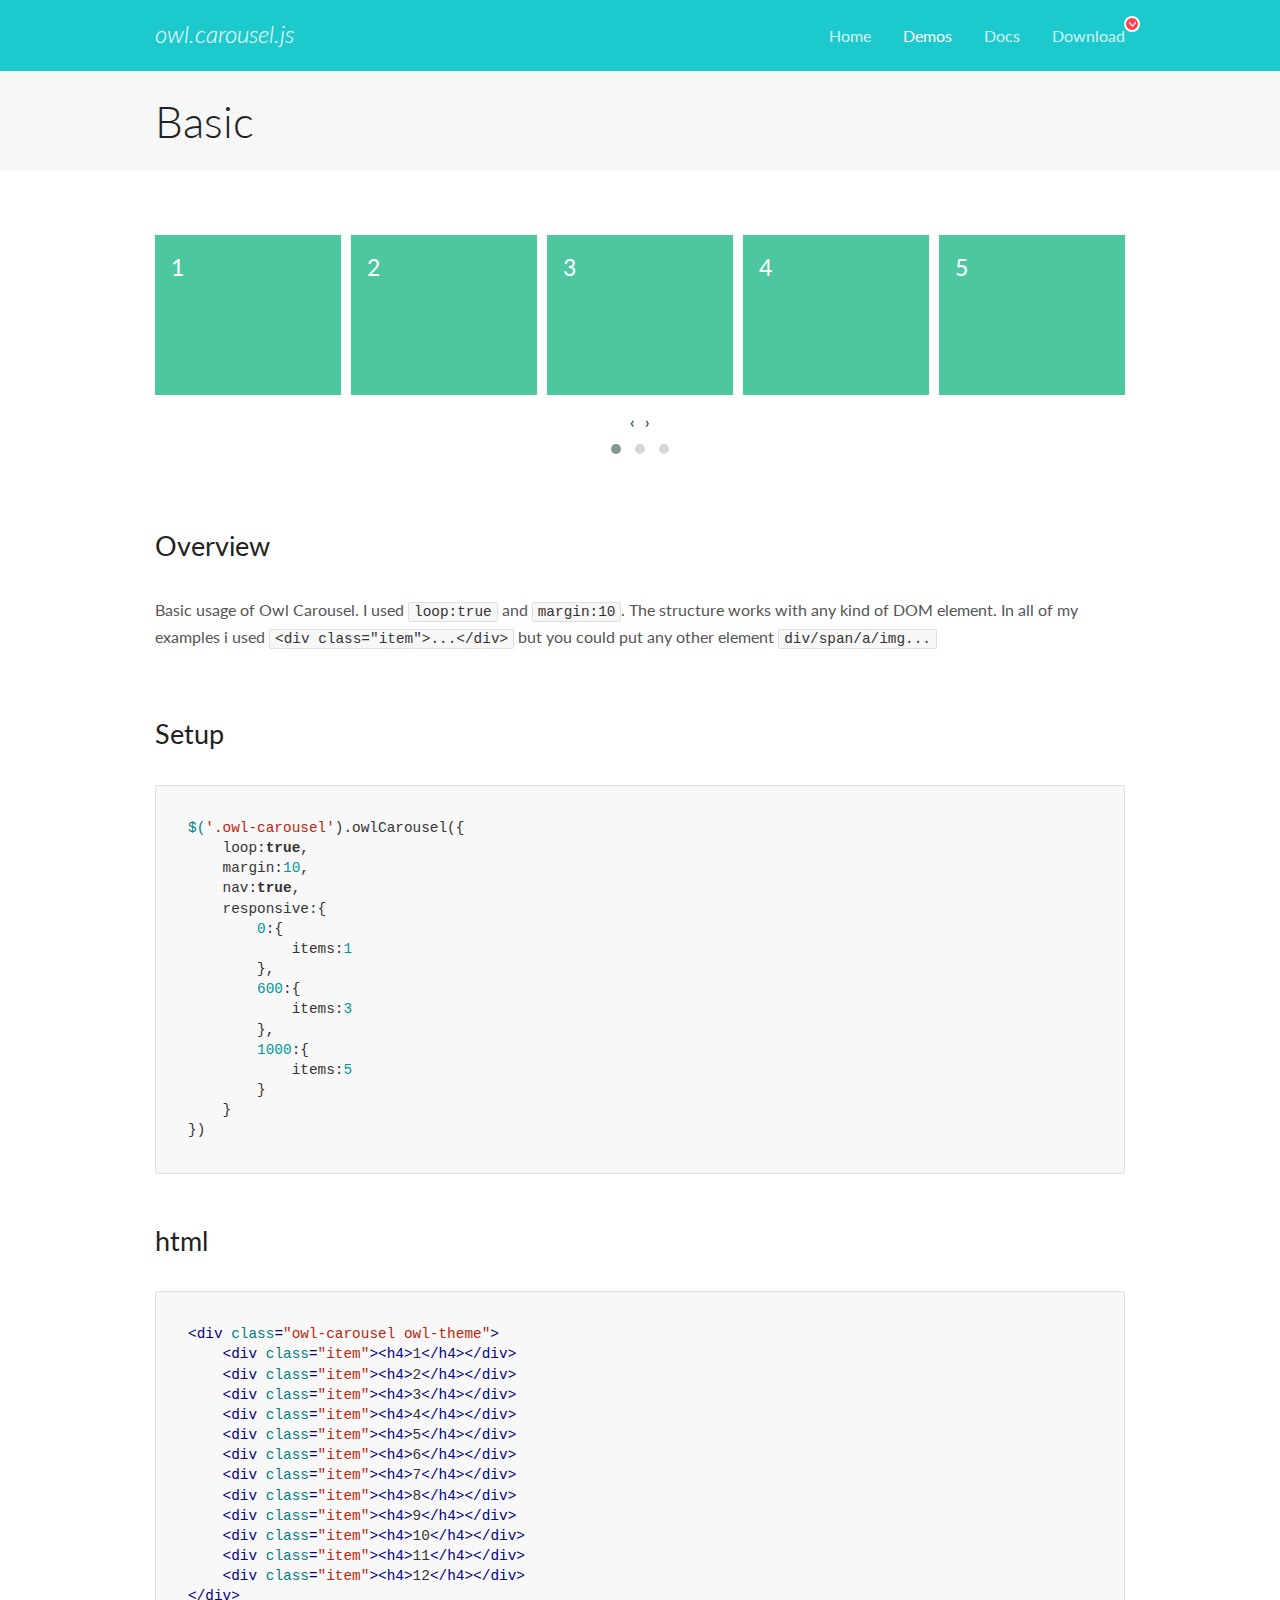
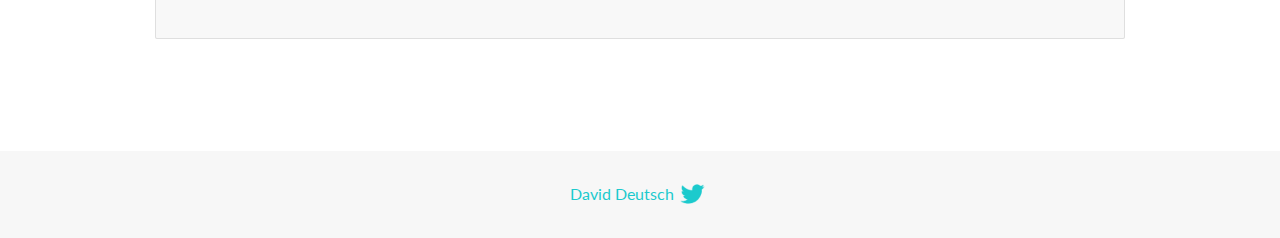
<file: example/assets/owl/demos/basic.html>
<!DOCTYPE html>
<html lang="en">
  <head>

    <!-- head -->
    <meta charset="utf-8">
    <meta name="msapplication-tap-highlight" content="no" />
    <meta name="viewport" content="width=device-width, initial-scale=1.0" />
    <meta name="description" content="Basic usage demo">
    <meta name="author" content="David Deutsch">
    <title>
      Basic Demo | Owl Carousel | 2.3.4
    </title>

    <!-- Stylesheets -->
    <link href='https://fonts.googleapis.com/css?family=Lato:300,400,700,400italic,300italic' rel='stylesheet' type='text/css'>
    <link rel="stylesheet" href="../assets/css/docs.theme.min.css">

    <!-- Owl Stylesheets -->
    <link rel="stylesheet" href="../assets/owlcarousel/assets/owl.carousel.min.css">
    <link rel="stylesheet" href="../assets/owlcarousel/assets/owl.theme.default.min.css">

    <!-- HTML5 shim and Respond.js IE8 support of HTML5 elements and media queries -->

    <!--[if lt IE 9]>
      <script src="https://oss.maxcdn.com/libs/html5shiv/3.7.0/html5shiv.js"></script>
      <script src="https://oss.maxcdn.com/libs/respond.js/1.3.0/respond.min.js"></script>
    <![endif]-->

    <!-- Favicons -->
    <link rel="apple-touch-icon-precomposed" sizes="144x144" href="../assets/ico/apple-touch-icon-144-precomposed.png">
    <link rel="shortcut icon" href="../assets/ico/favicon.png">
    <link rel="shortcut icon" href="favicon.ico">

    <!-- Yeah i know js should not be in header. Its required for demos.-->

    <!-- javascript -->
    <script src="../assets/vendors/jquery.min.js"></script>
    <script src="../assets/owlcarousel/owl.carousel.js"></script>
  </head>
  <body>

    <!-- header -->
    <header class="header">
      <div class="row">
        <div class="large-12 columns">
          <div class="brand left">
            <h3>
              <a href="/OwlCarousel2/">owl.carousel.js</a> 
            </h3>
          </div>
          <a id="toggle-nav" class="right">
            <span></span> <span></span> <span></span> 
          </a> 
          <div class="nav-bar">
            <ul class="clearfix">
              <li> <a href="/OwlCarousel2/index.html">Home</a>  </li>
              <li class="active">
                <a href="/OwlCarousel2/demos/demos.html">Demos</a> 
              </li>
              <li> <a href="/OwlCarousel2/docs/started-welcome.html">Docs</a>  </li>
              <li>
                <a href="https://github.com/OwlCarousel2/OwlCarousel2/archive/2.3.4.zip">Download</a> 
                <span class="download"></span> 
              </li>
            </ul>
          </div>
        </div>
      </div>
    </header>

    <!-- title -->
    <section class="title">
      <div class="row">
        <div class="large-12 columns">
          <h1>Basic</h1>
        </div>
      </div>
    </section>

    <!--  Demos -->
    <section id="demos">
      <div class="row">
        <div class="large-12 columns">
          <div class="owl-carousel owl-theme">
            <div class="item">
              <h4>1</h4>
            </div>
            <div class="item">
              <h4>2</h4>
            </div>
            <div class="item">
              <h4>3</h4>
            </div>
            <div class="item">
              <h4>4</h4>
            </div>
            <div class="item">
              <h4>5</h4>
            </div>
            <div class="item">
              <h4>6</h4>
            </div>
            <div class="item">
              <h4>7</h4>
            </div>
            <div class="item">
              <h4>8</h4>
            </div>
            <div class="item">
              <h4>9</h4>
            </div>
            <div class="item">
              <h4>10</h4>
            </div>
            <div class="item">
              <h4>11</h4>
            </div>
            <div class="item">
              <h4>12</h4>
            </div>
          </div>
          <h3 id="overview">Overview</h3>
          <p>Basic usage of Owl Carousel. I used <code>loop:true</code> and <code>margin:10</code>. The structure works with any kind of DOM element. In all of my examples i used <code>&lt;div class=&quot;item&quot;&gt;...&lt;/div&gt;</code> but you could
            put any other element <code>div/span/a/img...</code></p>
          <h3 id="setup">Setup</h3>
          <pre><code>$(&#39;.owl-carousel&#39;).owlCarousel({
    loop:true,
    margin:10,
    nav:true,
    responsive:{
        0:{
            items:1
        },
        600:{
            items:3
        },
        1000:{
            items:5
        }
    }
})</code></pre>
          <h3 id="html">html</h3>
          <pre><code>&lt;div class=&quot;owl-carousel owl-theme&quot;&gt;
    &lt;div class=&quot;item&quot;&gt;&lt;h4&gt;1&lt;/h4&gt;&lt;/div&gt;
    &lt;div class=&quot;item&quot;&gt;&lt;h4&gt;2&lt;/h4&gt;&lt;/div&gt;
    &lt;div class=&quot;item&quot;&gt;&lt;h4&gt;3&lt;/h4&gt;&lt;/div&gt;
    &lt;div class=&quot;item&quot;&gt;&lt;h4&gt;4&lt;/h4&gt;&lt;/div&gt;
    &lt;div class=&quot;item&quot;&gt;&lt;h4&gt;5&lt;/h4&gt;&lt;/div&gt;
    &lt;div class=&quot;item&quot;&gt;&lt;h4&gt;6&lt;/h4&gt;&lt;/div&gt;
    &lt;div class=&quot;item&quot;&gt;&lt;h4&gt;7&lt;/h4&gt;&lt;/div&gt;
    &lt;div class=&quot;item&quot;&gt;&lt;h4&gt;8&lt;/h4&gt;&lt;/div&gt;
    &lt;div class=&quot;item&quot;&gt;&lt;h4&gt;9&lt;/h4&gt;&lt;/div&gt;
    &lt;div class=&quot;item&quot;&gt;&lt;h4&gt;10&lt;/h4&gt;&lt;/div&gt;
    &lt;div class=&quot;item&quot;&gt;&lt;h4&gt;11&lt;/h4&gt;&lt;/div&gt;
    &lt;div class=&quot;item&quot;&gt;&lt;h4&gt;12&lt;/h4&gt;&lt;/div&gt;
&lt;/div&gt;</code></pre>
          <script>
            $(document).ready(function() {
              var owl = $('.owl-carousel');
              owl.owlCarousel({
                margin: 10,
                nav: true,
                loop: true,
                responsive: {
                  0: {
                    items: 1
                  },
                  600: {
                    items: 3
                  },
                  1000: {
                    items: 5
                  }
                }
              })
            })
          </script>
        </div>
      </div>
    </section>

    <!-- footer -->
    <footer class="footer">
      <div class="row">
        <div class="large-12 columns">
          <h5>
            <a href="/OwlCarousel2/docs/support-contact.html">David Deutsch</a> 
            <a id="custom-tweet-button" href="https://twitter.com/share?url=https://github.com/OwlCarousel2/OwlCarousel2&text=Owl Carousel - This is so awesome! " target="_blank"></a> 
          </h5>
        </div>
      </div>
    </footer>

    <!-- vendors -->
    <script src="../assets/vendors/highlight.js"></script>
    <script src="../assets/js/app.js"></script>
  </body>
</html>
</file>
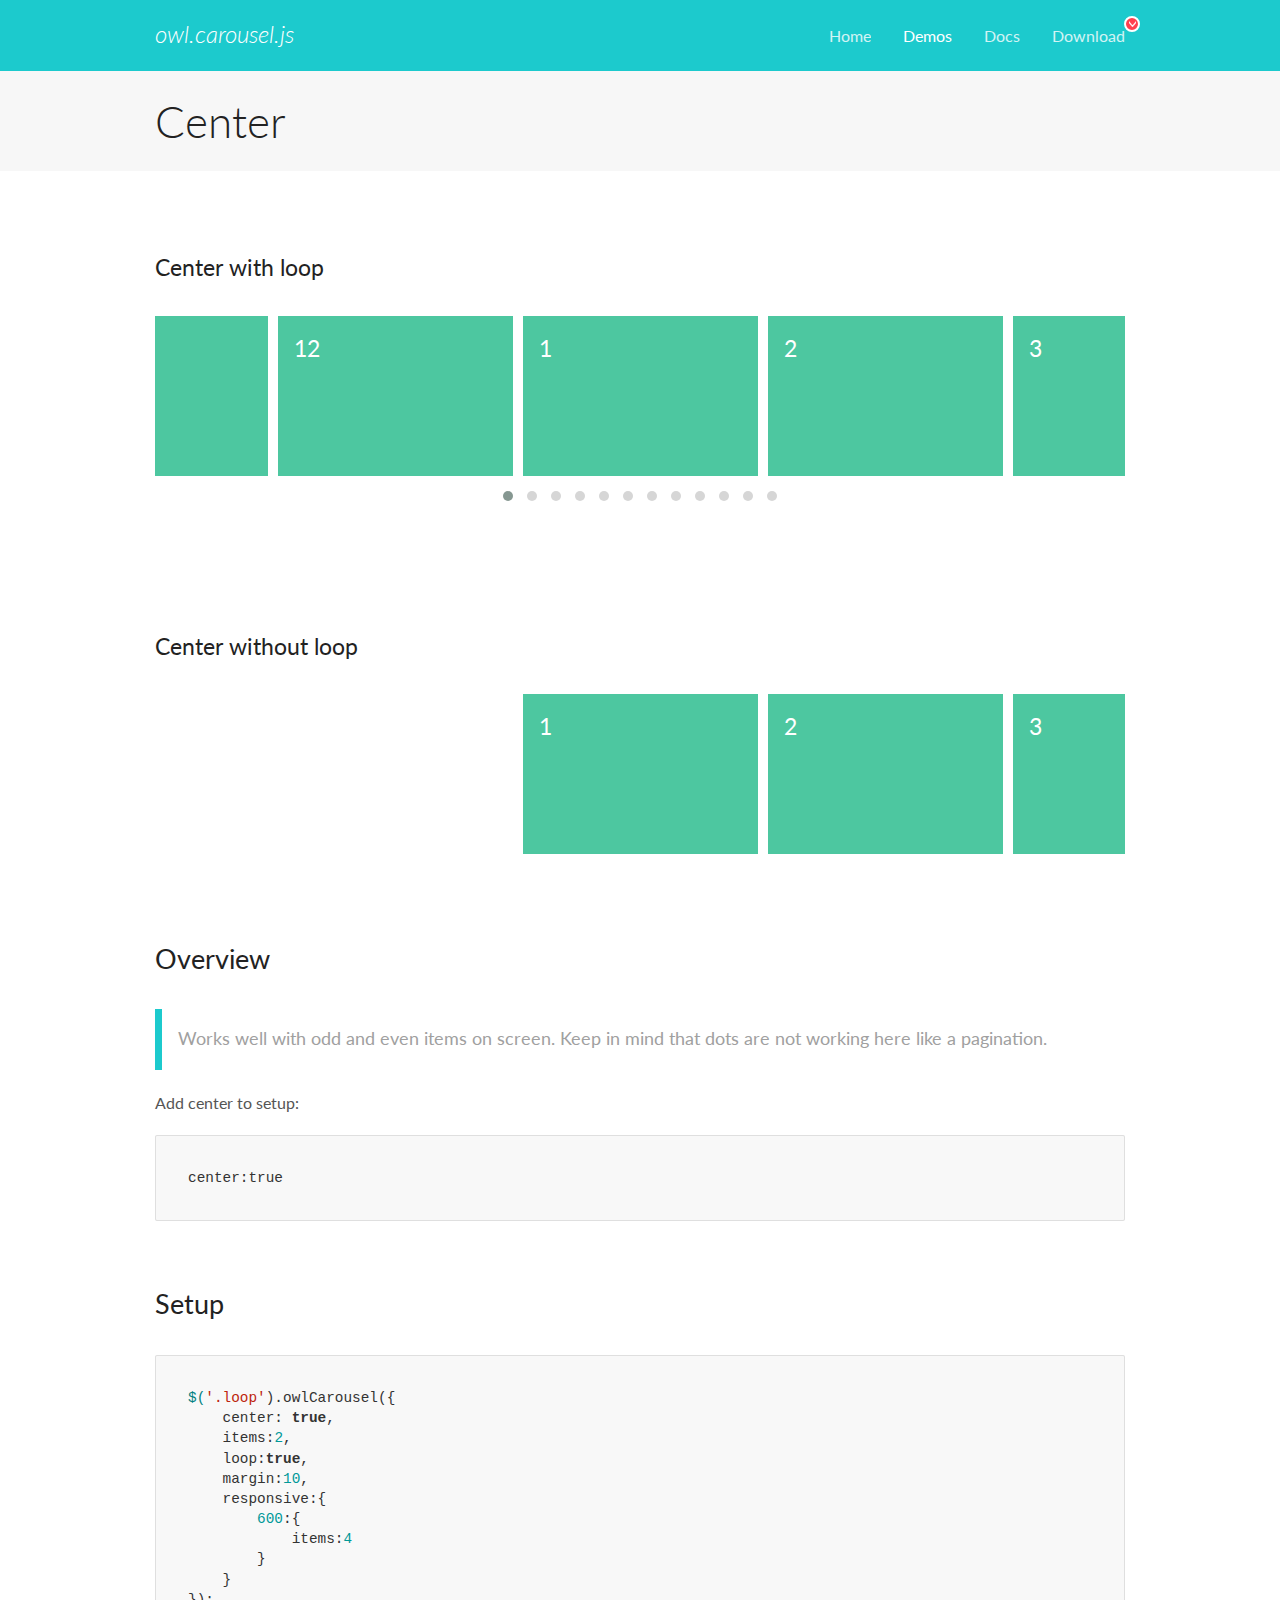
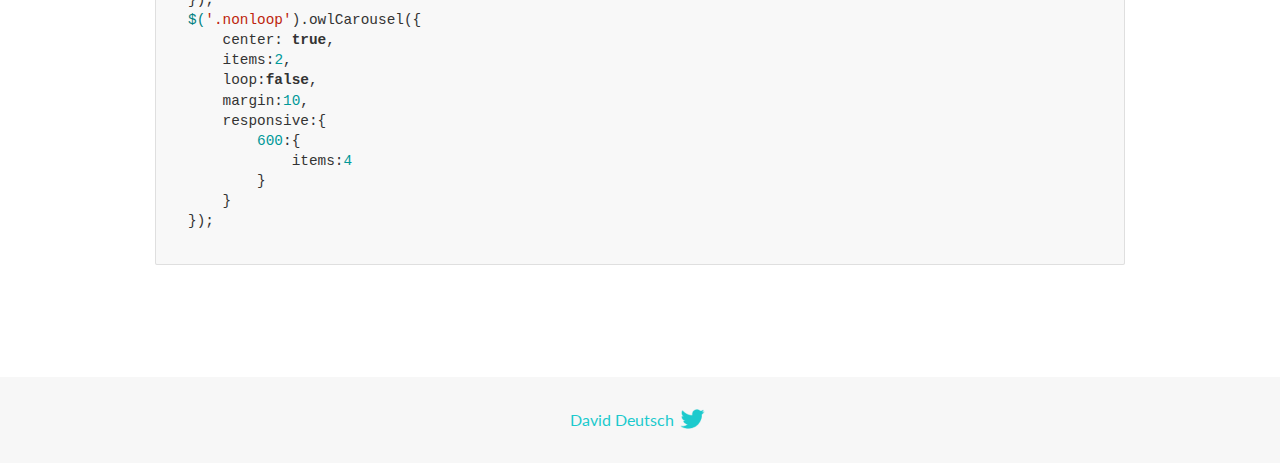
<file: example/assets/owl/demos/center.html>
<!DOCTYPE html>
<html lang="en">
  <head>

    <!-- head -->
    <meta charset="utf-8">
    <meta name="msapplication-tap-highlight" content="no" />
    <meta name="viewport" content="width=device-width, initial-scale=1.0" />
    <meta name="description" content="Center carousel">
    <meta name="author" content="David Deutsch">
    <title>
      Center Demo | Owl Carousel | 2.3.4
    </title>

    <!-- Stylesheets -->
    <link href='https://fonts.googleapis.com/css?family=Lato:300,400,700,400italic,300italic' rel='stylesheet' type='text/css'>
    <link rel="stylesheet" href="../assets/css/docs.theme.min.css">

    <!-- Owl Stylesheets -->
    <link rel="stylesheet" href="../assets/owlcarousel/assets/owl.carousel.min.css">
    <link rel="stylesheet" href="../assets/owlcarousel/assets/owl.theme.default.min.css">

    <!-- HTML5 shim and Respond.js IE8 support of HTML5 elements and media queries -->

    <!--[if lt IE 9]>
      <script src="https://oss.maxcdn.com/libs/html5shiv/3.7.0/html5shiv.js"></script>
      <script src="https://oss.maxcdn.com/libs/respond.js/1.3.0/respond.min.js"></script>
    <![endif]-->

    <!-- Favicons -->
    <link rel="apple-touch-icon-precomposed" sizes="144x144" href="../assets/ico/apple-touch-icon-144-precomposed.png">
    <link rel="shortcut icon" href="../assets/ico/favicon.png">
    <link rel="shortcut icon" href="favicon.ico">

    <!-- Yeah i know js should not be in header. Its required for demos.-->

    <!-- javascript -->
    <script src="../assets/vendors/jquery.min.js"></script>
    <script src="../assets/owlcarousel/owl.carousel.js"></script>
  </head>
  <body>

    <!-- header -->
    <header class="header">
      <div class="row">
        <div class="large-12 columns">
          <div class="brand left">
            <h3>
              <a href="/OwlCarousel2/">owl.carousel.js</a> 
            </h3>
          </div>
          <a id="toggle-nav" class="right">
            <span></span> <span></span> <span></span> 
          </a> 
          <div class="nav-bar">
            <ul class="clearfix">
              <li> <a href="/OwlCarousel2/index.html">Home</a>  </li>
              <li class="active">
                <a href="/OwlCarousel2/demos/demos.html">Demos</a> 
              </li>
              <li> <a href="/OwlCarousel2/docs/started-welcome.html">Docs</a>  </li>
              <li>
                <a href="https://github.com/OwlCarousel2/OwlCarousel2/archive/2.3.4.zip">Download</a> 
                <span class="download"></span> 
              </li>
            </ul>
          </div>
        </div>
      </div>
    </header>

    <!-- title -->
    <section class="title">
      <div class="row">
        <div class="large-12 columns">
          <h1>Center</h1>
        </div>
      </div>
    </section>

    <!--  Demos -->
    <section id="demos">
      <div class="row">
        <div class="large-12 columns">
          <h4 id="center-with-loop">Center with loop</h4>
          <div class="loop owl-carousel owl-theme">
            <div class="item">
              <h4>1</h4>
            </div>
            <div class="item">
              <h4>2</h4>
            </div>
            <div class="item">
              <h4>3</h4>
            </div>
            <div class="item">
              <h4>4</h4>
            </div>
            <div class="item">
              <h4>5</h4>
            </div>
            <div class="item">
              <h4>6</h4>
            </div>
            <div class="item">
              <h4>7</h4>
            </div>
            <div class="item">
              <h4>8</h4>
            </div>
            <div class="item">
              <h4>9</h4>
            </div>
            <div class="item">
              <h4>10</h4>
            </div>
            <div class="item">
              <h4>11</h4>
            </div>
            <div class="item">
              <h4>12</h4>
            </div>
          </div>
          <br>
          <h4 id="center-without-loop">Center without loop</h4>
          <div class="nonloop owl-carousel">
            <div class="item">
              <h4>1</h4>
            </div>
            <div class="item">
              <h4>2</h4>
            </div>
            <div class="item">
              <h4>3</h4>
            </div>
            <div class="item">
              <h4>4</h4>
            </div>
            <div class="item">
              <h4>5</h4>
            </div>
            <div class="item">
              <h4>6</h4>
            </div>
            <div class="item">
              <h4>7</h4>
            </div>
            <div class="item">
              <h4>8</h4>
            </div>
            <div class="item">
              <h4>9</h4>
            </div>
            <div class="item">
              <h4>10</h4>
            </div>
            <div class="item">
              <h4>11</h4>
            </div>
            <div class="item">
              <h4>12</h4>
            </div>
          </div>
          <h3 id="overview">Overview</h3>
          <blockquote>
            <p>Works well with odd and even items on screen. Keep in mind that dots are not working here like a pagination.</p>
          </blockquote>
          <p>Add center to setup:</p>
          <pre><code>center:true</code></pre>
          <h3 id="setup">Setup</h3>
          <pre><code>$(&#39;.loop&#39;).owlCarousel({
    center: true,
    items:2,
    loop:true,
    margin:10,
    responsive:{
        600:{
            items:4
        }
    }
});
$(&#39;.nonloop&#39;).owlCarousel({
    center: true,
    items:2,
    loop:false,
    margin:10,
    responsive:{
        600:{
            items:4
        }
    }
});</code></pre>
          <script>
            jQuery(document).ready(function($) {
              $('.loop').owlCarousel({
                center: true,
                items: 2,
                loop: true,
                margin: 10,
                responsive: {
                  600: {
                    items: 4
                  }
                }
              });
              $('.nonloop').owlCarousel({
                center: true,
                items: 2,
                loop: false,
                margin: 10,
                responsive: {
                  600: {
                    items: 4
                  }
                }
              });
            });
          </script>
        </div>
      </div>
    </section>

    <!-- footer -->
    <footer class="footer">
      <div class="row">
        <div class="large-12 columns">
          <h5>
            <a href="/OwlCarousel2/docs/support-contact.html">David Deutsch</a> 
            <a id="custom-tweet-button" href="https://twitter.com/share?url=https://github.com/OwlCarousel2/OwlCarousel2&text=Owl Carousel - This is so awesome! " target="_blank"></a> 
          </h5>
        </div>
      </div>
    </footer>

    <!-- vendors -->
    <script src="../assets/vendors/highlight.js"></script>
    <script src="../assets/js/app.js"></script>
  </body>
</html>
</file>
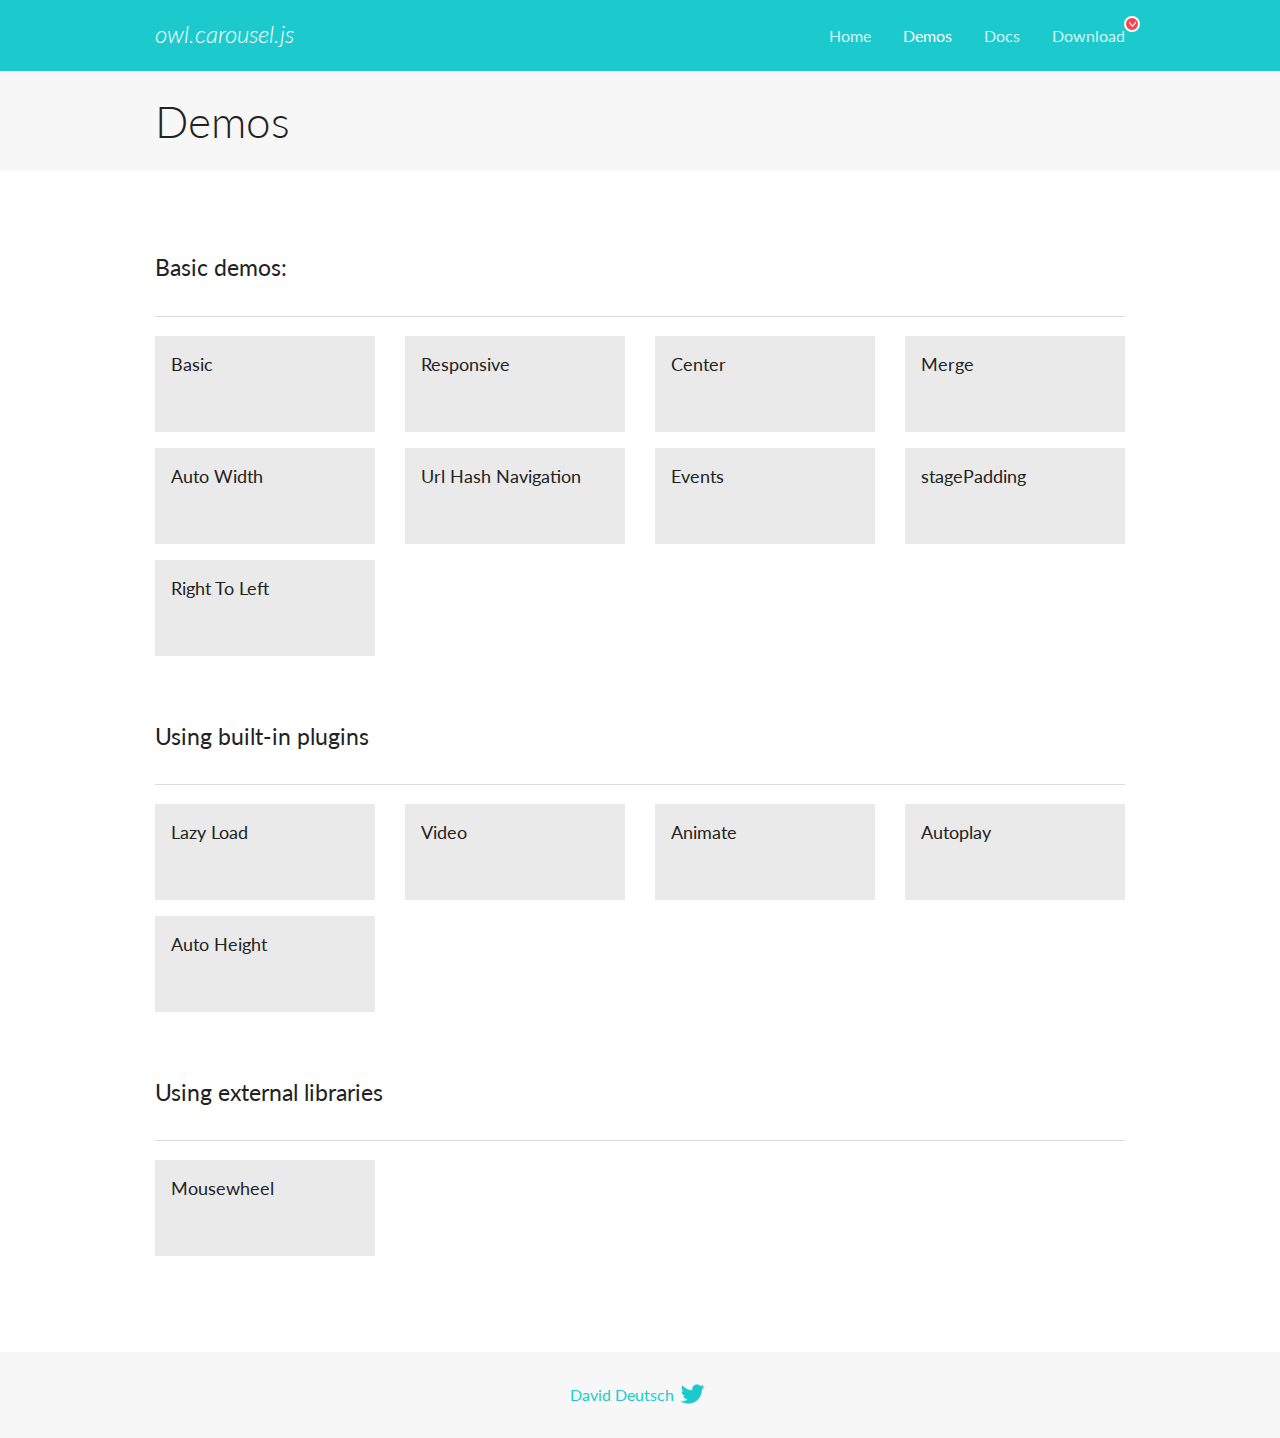
<file: example/assets/owl/demos/demos.html>
<!DOCTYPE html>
<html lang="en">
  <head>

    <!-- head -->
    <meta charset="utf-8">
    <meta name="msapplication-tap-highlight" content="no" />
    <meta name="viewport" content="width=device-width, initial-scale=1.0" />
    <meta name="description" content="A list of Owl Carousel examples.">
    <meta name="author" content="David Deutsch">
    <title>
      Demos | Owl Carousel | 2.3.4
    </title>

    <!-- Stylesheets -->
    <link href='https://fonts.googleapis.com/css?family=Lato:300,400,700,400italic,300italic' rel='stylesheet' type='text/css'>
    <link rel="stylesheet" href="../assets/css/docs.theme.min.css">

    <!-- Owl Stylesheets -->
    <link rel="stylesheet" href="../assets/owlcarousel/assets/owl.carousel.min.css">
    <link rel="stylesheet" href="../assets/owlcarousel/assets/owl.theme.default.min.css">

    <!-- HTML5 shim and Respond.js IE8 support of HTML5 elements and media queries -->

    <!--[if lt IE 9]>
      <script src="https://oss.maxcdn.com/libs/html5shiv/3.7.0/html5shiv.js"></script>
      <script src="https://oss.maxcdn.com/libs/respond.js/1.3.0/respond.min.js"></script>
    <![endif]-->

    <!-- Favicons -->
    <link rel="apple-touch-icon-precomposed" sizes="144x144" href="../assets/ico/apple-touch-icon-144-precomposed.png">
    <link rel="shortcut icon" href="../assets/ico/favicon.png">
    <link rel="shortcut icon" href="favicon.ico">

    <!-- Yeah i know js should not be in header. Its required for demos.-->

    <!-- javascript -->
    <script src="../assets/vendors/jquery.min.js"></script>
    <script src="../assets/owlcarousel/owl.carousel.js"></script>
  </head>
  <body>

    <!-- header -->
    <header class="header">
      <div class="row">
        <div class="large-12 columns">
          <div class="brand left">
            <h3>
              <a href="/OwlCarousel2/">owl.carousel.js</a> 
            </h3>
          </div>
          <a id="toggle-nav" class="right">
            <span></span> <span></span> <span></span> 
          </a> 
          <div class="nav-bar">
            <ul class="clearfix">
              <li> <a href="/OwlCarousel2/index.html">Home</a>  </li>
              <li class="active">
                <a href="/OwlCarousel2/demos/demos.html">Demos</a> 
              </li>
              <li> <a href="/OwlCarousel2/docs/started-welcome.html">Docs</a>  </li>
              <li>
                <a href="https://github.com/OwlCarousel2/OwlCarousel2/archive/2.3.4.zip">Download</a> 
                <span class="download"></span> 
              </li>
            </ul>
          </div>
        </div>
      </div>
    </header>

    <!-- title -->
    <section class="title">
      <div class="row">
        <div class="large-12 columns">
          <h1>Demos</h1>
        </div>
      </div>
    </section>

    <!--  Demos -->
    <section id="demos">
      <div class="row">
        <div class="large-12 columns">
          <h4 id="basic-demos-">Basic demos:</h4>
          <hr>
          <div class="demo-list">
            <div class="row">
              <div class="small-6 medium-4 large-3 columns">
                <a href="basic.html" class="demo-block">
                  <h5>Basic </h5>
                </a> 
              </div>
              <div class="small-6 medium-4 large-3 columns">
                <a href="responsive.html" class="demo-block">
                  <h5>Responsive </h5>
                </a> 
              </div>
              <div class="small-6 medium-4 large-3 columns">
                <a href="center.html" class="demo-block">
                  <h5>Center </h5>
                </a> 
              </div>
              <div class="small-6 medium-4 large-3 columns">
                <a href="merge.html" class="demo-block">
                  <h5>Merge </h5>
                </a> 
              </div>
              <div class="small-6 medium-4 large-3 columns">
                <a href="autowidth.html" class="demo-block">
                  <h5>Auto Width </h5>
                </a> 
              </div>
              <div class="small-6 medium-4 large-3 columns">
                <a href="urlhashnav.html" class="demo-block">
                  <h5>Url Hash Navigation </h5>
                </a> 
              </div>
              <div class="small-6 medium-4 large-3 columns">
                <a href="events.html" class="demo-block">
                  <h5>Events </h5>
                </a> 
              </div>
              <div class="small-6 medium-4 large-3 columns">
                <a href="stagepadding.html" class="demo-block">
                  <h5>stagePadding </h5>
                </a> 
              </div>
              <div class="small-6 medium-4 large-3 columns">
                <a href="rtl.html" class="demo-block">
                  <h5>Right To Left </h5>
                </a> 
              </div>
            </div>
          </div>
          <h4 id="using-built-in-plugins">Using built-in plugins</h4>
          <hr>
          <div class="demo-list">
            <div class="row">
              <div class="small-6 medium-4 large-3 columns">
                <a href="lazyLoad.html" class="demo-block">
                  <h5>Lazy Load </h5>
                </a> 
              </div>
              <div class="small-6 medium-4 large-3 columns">
                <a href="video.html" class="demo-block">
                  <h5>Video </h5>
                </a> 
              </div>
              <div class="small-6 medium-4 large-3 columns">
                <a href="animate.html" class="demo-block">
                  <h5>Animate </h5>
                </a> 
              </div>
              <div class="small-6 medium-4 large-3 columns">
                <a href="autoplay.html" class="demo-block">
                  <h5>Autoplay </h5>
                </a> 
              </div>
              <div class="small-6 medium-4 large-3 columns">
                <a href="autoheight.html" class="demo-block">
                  <h5>Auto Height </h5>
                </a> 
              </div>
            </div>
          </div>
          <h4 id="using-external-libraries">Using external libraries</h4>
          <hr>
          <div class="demo-list">
            <div class="row">
              <div class="small-6 medium-4 large-3 columns">
                <a href="mousewheel.html" class="demo-block">
                  <h5>Mousewheel </h5>
                </a> 
              </div>
            </div>
          </div>
        </div>
      </div>
    </section>

    <!-- footer -->
    <footer class="footer">
      <div class="row">
        <div class="large-12 columns">
          <h5>
            <a href="/OwlCarousel2/docs/support-contact.html">David Deutsch</a> 
            <a id="custom-tweet-button" href="https://twitter.com/share?url=https://github.com/OwlCarousel2/OwlCarousel2&text=Owl Carousel - This is so awesome! " target="_blank"></a> 
          </h5>
        </div>
      </div>
    </footer>

    <!-- vendors -->
    <script src="../assets/vendors/highlight.js"></script>
    <script src="../assets/js/app.js"></script>
  </body>
</html>
</file>
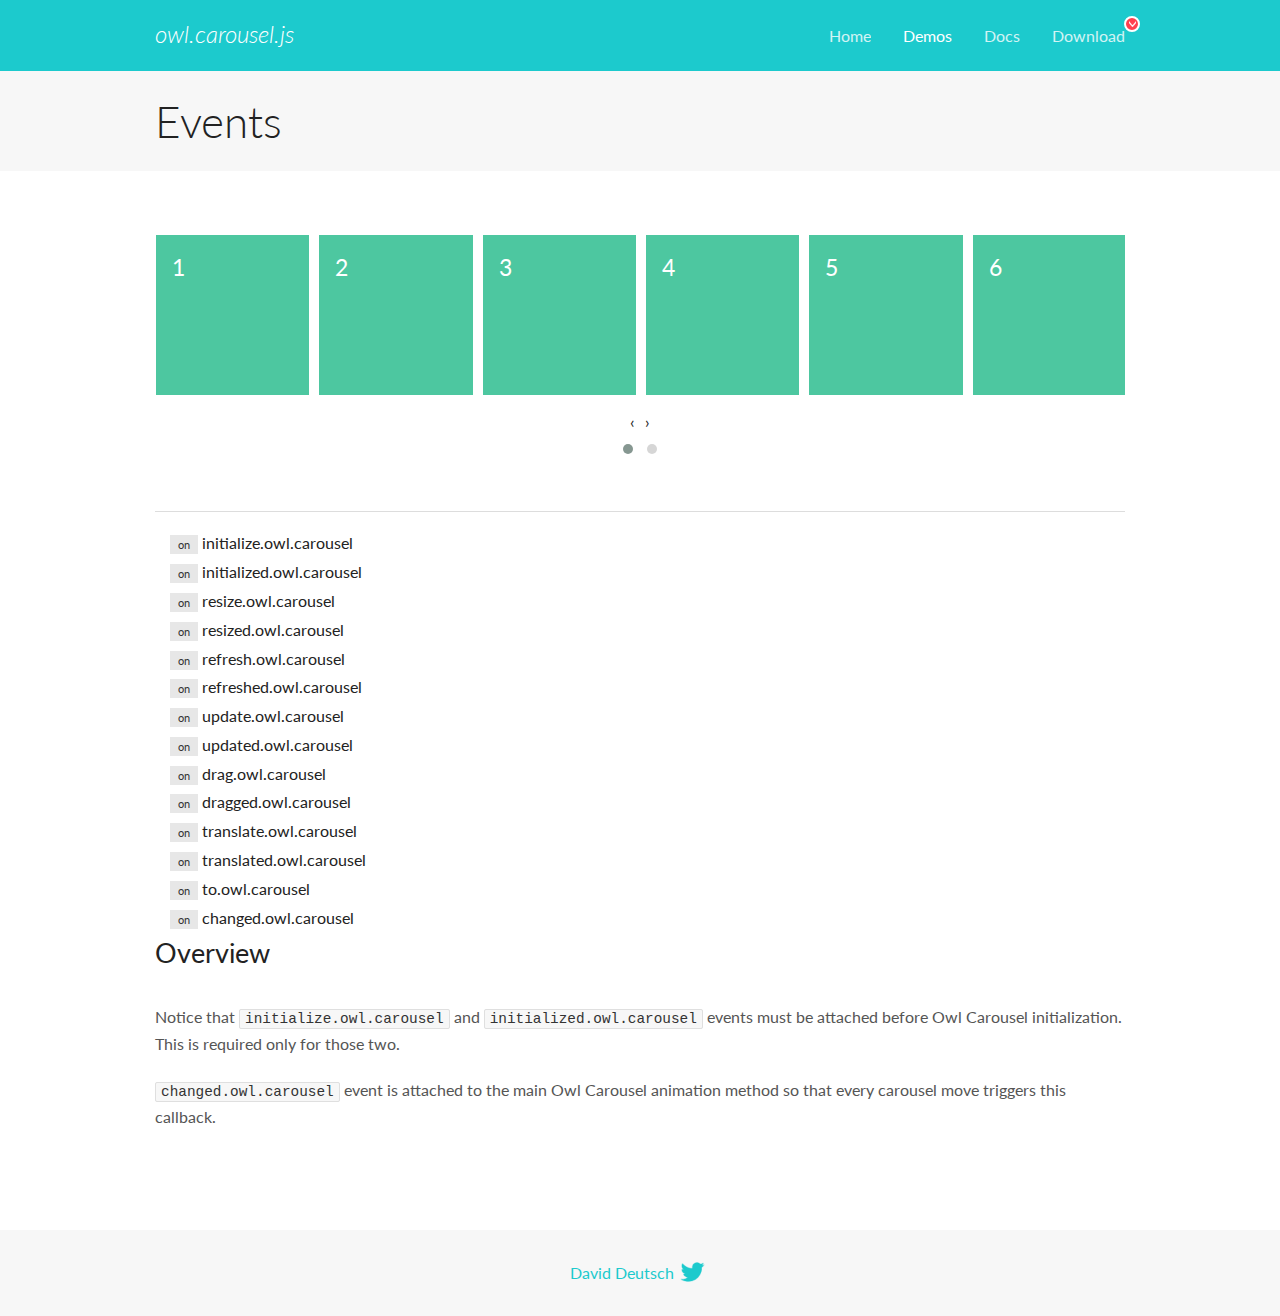
<file: example/assets/owl/demos/events.html>
<!DOCTYPE html>
<html lang="en">
  <head>

    <!-- head -->
    <meta charset="utf-8">
    <meta name="msapplication-tap-highlight" content="no" />
    <meta name="viewport" content="width=device-width, initial-scale=1.0" />
    <meta name="description" content="Events usage demo">
    <meta name="author" content="David Deutsch">
    <title>
      Events Demo | Owl Carousel | 2.3.4
    </title>

    <!-- Stylesheets -->
    <link href='https://fonts.googleapis.com/css?family=Lato:300,400,700,400italic,300italic' rel='stylesheet' type='text/css'>
    <link rel="stylesheet" href="../assets/css/docs.theme.min.css">

    <!-- Owl Stylesheets -->
    <link rel="stylesheet" href="../assets/owlcarousel/assets/owl.carousel.min.css">
    <link rel="stylesheet" href="../assets/owlcarousel/assets/owl.theme.default.min.css">

    <!-- HTML5 shim and Respond.js IE8 support of HTML5 elements and media queries -->

    <!--[if lt IE 9]>
      <script src="https://oss.maxcdn.com/libs/html5shiv/3.7.0/html5shiv.js"></script>
      <script src="https://oss.maxcdn.com/libs/respond.js/1.3.0/respond.min.js"></script>
    <![endif]-->

    <!-- Favicons -->
    <link rel="apple-touch-icon-precomposed" sizes="144x144" href="../assets/ico/apple-touch-icon-144-precomposed.png">
    <link rel="shortcut icon" href="../assets/ico/favicon.png">
    <link rel="shortcut icon" href="favicon.ico">

    <!-- Yeah i know js should not be in header. Its required for demos.-->

    <!-- javascript -->
    <script src="../assets/vendors/jquery.min.js"></script>
    <script src="../assets/owlcarousel/owl.carousel.js"></script>
  </head>
  <body>

    <!-- header -->
    <header class="header">
      <div class="row">
        <div class="large-12 columns">
          <div class="brand left">
            <h3>
              <a href="/OwlCarousel2/">owl.carousel.js</a> 
            </h3>
          </div>
          <a id="toggle-nav" class="right">
            <span></span> <span></span> <span></span> 
          </a> 
          <div class="nav-bar">
            <ul class="clearfix">
              <li> <a href="/OwlCarousel2/index.html">Home</a>  </li>
              <li class="active">
                <a href="/OwlCarousel2/demos/demos.html">Demos</a> 
              </li>
              <li> <a href="/OwlCarousel2/docs/started-welcome.html">Docs</a>  </li>
              <li>
                <a href="https://github.com/OwlCarousel2/OwlCarousel2/archive/2.3.4.zip">Download</a> 
                <span class="download"></span> 
              </li>
            </ul>
          </div>
        </div>
      </div>
    </header>

    <!-- title -->
    <section class="title">
      <div class="row">
        <div class="large-12 columns">
          <h1>Events</h1>
        </div>
      </div>
    </section>

    <!--  Demos -->
    <section id="demos">
      <div class="row">
        <div class="large-12 columns">
          <div class="owl-carousel owl-theme">
            <div class="item">
              <h4>1</h4>
            </div>
            <div class="item">
              <h4>2</h4>
            </div>
            <div class="item">
              <h4>3</h4>
            </div>
            <div class="item">
              <h4>4</h4>
            </div>
            <div class="item">
              <h4>5</h4>
            </div>
            <div class="item">
              <h4>6</h4>
            </div>
            <div class="item">
              <h4>7</h4>
            </div>
            <div class="item">
              <h4>8</h4>
            </div>
            <div class="item">
              <h4>9</h4>
            </div>
            <div class="item">
              <h4>10</h4>
            </div>
            <div class="item">
              <h4>11</h4>
            </div>
            <div class="item">
              <h4>12</h4>
            </div>
          </div>
          <hr>
          <div class="large-12 columns callbacks">
            <div><span class="label secondary initialize">on</span>  initialize.owl.carousel </div>
            <div><span class="label secondary initialized">on</span>  initialized.owl.carousel </div>
            <div><span class="label secondary resize">on</span>  resize.owl.carousel </div>
            <div><span class="label secondary resized">on</span>  resized.owl.carousel </div>
            <div><span class="label secondary refresh">on</span>  refresh.owl.carousel </div>
            <div><span class="label secondary refreshed">on</span>  refreshed.owl.carousel </div>
            <div><span class="label secondary update">on</span>  update.owl.carousel </div>
            <div><span class="label secondary updated">on</span>  updated.owl.carousel </div>
            <div><span class="label secondary drag">on</span>  drag.owl.carousel </div>
            <div><span class="label secondary dragged">on</span>  dragged.owl.carousel </div>
            <div><span class="label secondary translate">on</span>  translate.owl.carousel </div>
            <div><span class="label secondary translated">on</span>  translated.owl.carousel </div>
            <div><span class="label secondary to">on</span>  to.owl.carousel </div>
            <div><span class="label secondary changed">on</span>  changed.owl.carousel </div>
          </div>
          <h3 id="overview">Overview</h3>
          <p>Notice that <code>initialize.owl.carousel</code> and <code>initialized.owl.carousel</code> events must be attached before Owl Carousel initialization. This is required only for those two.</p>
          <p><code>changed.owl.carousel</code> event is attached to the main Owl Carousel animation method so that every carousel move triggers this callback.</p>
          <script>
            jQuery(document).ready(function($) {
              var owl = $('.owl-carousel');
              owl.on('initialize.owl.carousel initialized.owl.carousel ' +
                'initialize.owl.carousel initialize.owl.carousel ' +
                'resize.owl.carousel resized.owl.carousel ' +
                'refresh.owl.carousel refreshed.owl.carousel ' +
                'update.owl.carousel updated.owl.carousel ' +
                'drag.owl.carousel dragged.owl.carousel ' +
                'translate.owl.carousel translated.owl.carousel ' +
                'to.owl.carousel changed.owl.carousel',
                function(e) {
                  $('.' + e.type)
                    .removeClass('secondary')
                    .addClass('success');
                  window.setTimeout(function() {
                    $('.' + e.type)
                      .removeClass('success')
                      .addClass('secondary');
                  }, 500);
                });
              owl.owlCarousel({
                loop: true,
                nav: true,
                lazyLoad: true,
                margin: 10,
                video: true,
                responsive: {
                  0: {
                    items: 1
                  },
                  600: {
                    items: 3
                  },
                  960: {
                    items: 5,
                  },
                  1200: {
                    items: 6
                  }
                }
              });
            });
          </script>
        </div>
      </div>
    </section>

    <!-- footer -->
    <footer class="footer">
      <div class="row">
        <div class="large-12 columns">
          <h5>
            <a href="/OwlCarousel2/docs/support-contact.html">David Deutsch</a> 
            <a id="custom-tweet-button" href="https://twitter.com/share?url=https://github.com/OwlCarousel2/OwlCarousel2&text=Owl Carousel - This is so awesome! " target="_blank"></a> 
          </h5>
        </div>
      </div>
    </footer>

    <!-- vendors -->
    <script src="../assets/vendors/highlight.js"></script>
    <script src="../assets/js/app.js"></script>
  </body>
</html>
</file>
<file: example/css/global.css>
:root{
    --blue: #277BC0;
    --blue-hover: #2271b1;
    --light-blue: #47B5FF;
    --gray: #e6e6e6;
    --shadow: #000000b6;
    --white: #f3f3f3;
    --dark: #232323;
    --transparent: #00000057;
    --outline: #a7a7a7;    
    --place-holder: #adadad;    
}
::-webkit-scrollbar{
    background-color: var(--shadow);
    width: 7px;
}
::-webkit-scrollbar-thumb{
    background-color: var(--dark);
    border-radius: 50px;
}

.content{
    position: relative;
    z-index: 22;
    background-color: transparent;
    color: black;
    margin-top: -10vh;
}
.content-area{
    background-color: white;
    padding-top: 125px;
    border-radius: 50px;
    position: relative;
    box-shadow: 1px -10px 42px -11px rgba(0,0,0,0.75);
}
.visi{
    background-color: white;
    padding: 50px 0px;
}
.btn-blue{
    background-color: var(--blue);
    color: var(--white);
}
.btn-blue:hover{
    background-color: var(--blue-hover);
}
.font-14{
    font-size: 14px;
}
.font-20{
    font-size: 20px;
}
.font-25{
    font-size: 25px;
}
.font-30{
    font-size: 30px;
}
.font-40{
    font-size: 40px;
}
.font-60{
    font-size: 60px;
}
.fw-500{
    font-weight: 500;
}
.fw-700{
    font-weight: 700;
}
.height-100{
    height: 100%;
}
.w-fit-content{
    width: fit-content;
}
.w-100{
    width: 100%;
}
.w-120{
    width: 120%;
}
.w-120px{
    width: 80px;
}
.letter-1{
    letter-spacing: 1px;
}
.pointer{
    cursor: pointer;
}
.my-card{
    border: 0px;
    padding: 20px;
    box-shadow: 1px 0px 11px 1px rgba(0, 0, 0, 0.167);
}
.button{
    color: white;
    font-weight: 600;
    padding: 8px 20px;
    border-radius: 8px;
    font-size: 18px;
    box-shadow: 5px 0px 15px #1d1d1d;
    border: 0px;
    cursor: pointer;
}
.btn-blue{
    background-color: var(--blue);
}
.btn-blue:hover{
    background-color: var(--blue-hover);
}

/* ===== LOADING ===== */
/* From uiverse.io by @Mike11jr */
.spinner {
    width: 100%;
    height: 100vh;
    position: fixed;
    z-index: 60;
    background-color: white;
    flex-direction: row;
    display: flex;
    align-items: center;
    justify-content: center;
    transition: all .5s ease;
   }
   
   .dot1, .dot2, .dot3 {
    width: 12px;
    height: 12px;
    border: double;
    border-color: white;
    border-radius: 50%;
    margin: 10px;
   }
   
   .dot1 {
    animation: jump765 1.6s -0.32s linear infinite;
    background: #2495ff;
   }
   
   .dot2 {
    animation: jump765 1.6s -0.16s linear infinite;
    background: #2495ff;
   }
   
   .dot3 {
    animation: jump765 1.6s linear infinite;
    background: #2495ff;
   }
   
   @keyframes jump765 {
    0%, 80%, 100% {
     -webkit-transform: scale(0);
     transform: scale(0);
    }
   
    40% {
     -webkit-transform: scale(2.0);
     transform: scale(2.0);
    }
   }
   

/* ===== CHECKBOX ===== */
/* From uiverse.io by @adamgiebl */
/* Hide the default checkbox */
.cek input {
    position: absolute;
    opacity: 0;
    cursor: pointer;
    height: 0;
    width: 0;
   }
   
   .cek {
    display: block;
    position: relative;
    cursor: pointer;
    font-size: 20px;
    user-select: none;
    margin-right: 5px;
   }
   
   /* Create a custom checkbox */
   .checkmark {
    position: relative;
    top: 0;
    left: 0;
    /* height: 1.3em; */
    /* width: 1.3em; */
    width: 20px;
    height: 20px;
    background-color: #ccc;
    transition: all 0.3s;
    border-radius: 5px;
   }
   
   /* When the checkbox is checked, add a blue background */
   .cek input:checked ~ .checkmark {
    background-color: var(--blue);
    animation: pop 0.5s;
    animation-direction: alternate;
   }
   
   /* Create the checkmark/indicator (hidden when not checked) */
   .checkmark:after {
    content: "";
    position: absolute;
    display: none;
   }
   
   /* Show the checkmark when checked */
   .cek input:checked ~ .checkmark:after {
    display: block;
   }
   
   /* Style the checkmark/indicator */
   .cek .checkmark:after {
    left: 0.45em;
    top: 0.25em;
    width: 0.25em;
    height: 0.5em;
    border: solid white;
    margin: -1px;
    border-width: 0 0.15em 0.15em 0;
    transform: rotate(45deg);
   }
   
   @keyframes pop {
    0% {
     transform: scale(1);
    }
   
    50% {
     transform: scale(0.9);
    }
   
    100% {
     transform: scale(1);
    }
   }
</file>
<file: example/css/cover.css>
body{
    position: relative;
    scroll-behavior: smooth;
}
.cover{
    z-index: 1;
    position: relative;
}
/* ===== NAVBAR ===== */
nav{
    position: absolute;
    display: flex;
    justify-content: space-between;
    align-items: center;
    width: 100%;
    padding: 30px 100px;
    z-index: 10;
}
.nav-icon{
    display: none;
    cursor: pointer;
}
nav a img{
    width: 50px;
}
nav a{
    color: white;
    text-decoration: none;
}
.penaku{
    display: flex;
    align-items: center;
}
.penaku span{
    margin-left: 10px;
    font-size: 30px;
    font-weight: 700;
    letter-spacing: 1px;
    color: white;
}
nav ul{
    display: flex;
}
nav ul li{
    list-style: none;
    margin: 0px 20px;
}
nav ul li a{
    text-decoration: none;
    font-size: 16px;
    color: white;
    font-weight: 600;
    text-transform: uppercase;
    letter-spacing: 2px;
    margin-block: 2px;
    position: relative;
    padding-bottom: 7px;
}
nav ul li a:hover{
    color: white;
}
nav ul li a::after{
    content: '';
    width: 100%;
    height: 3px;
    background-color: white;
    border-radius: 4px;
    position: absolute;
    left: 0%;
    bottom: -3px;
    transform: scaleX(0);
    transform-origin: center;
    transition: .4s ease;
    text-align: center;
}
.active::after{
    content: '';
    width: 100%;
    height: 3px;
    background-color: white;
    border-radius: 4px;
    position: absolute;
    left: 0%;
    bottom: -3px;
    transform: scaleX(0);
    transform-origin: center;
    transition: .4s ease;
    text-align: center;
}
nav ul li a.active::after,
nav ul li a:hover::after{
    transform: scaleX(1);
}


@media (max-width: 830px) {
    nav{
        padding: 30px;
    }
    .nav-icon{
        display: block;
    }
    nav ul{
        display: none;
    }
}

/* ===== HERO ===== */
.hero{
    overflow: hidden;
    width: 100%;
    height: 110vh;
    position: relative;
    z-index: 4;
}
.hero img{
    position: absolute;
    width: 100%;
    height: 100%;
    object-fit: cover;
    object-position: top;
}
.filter-shadow{
    width: 100%;
    height: 100%;
    background-color: #0000005d;
    position: absolute;
}

/* ===== TEXT ===== */
.text-cover{
    z-index: 5;
    position: absolute;
    color: white;
    top: 48%;
    left: 50%;
    font-weight: 500;
    text-align: center;
    width: max-content;
    text-transform: capitalize;
    transform: translate(-50%, -50%);
    filter: drop-shadow( 5px 0px 15px #1d1d1d);
}
.text-cover span{
    /* animation: coverSubTitle .5s forwards; */
    position: relative;
    opacity: 0%;
    font-size: 30px;
}
.text-cover h1{
    /* animation: coverHeadTitle .5s forwards; */
    font-size: 200px;
    font-weight: 700;
    letter-spacing: 10px;
    margin-top: -30px;
    opacity: 0%;
}
@keyframes coverSubTitle {
    from{
        top: 50px;
        opacity: 0%;
    }to{
        opacity: 100%;
        top: 0px;
    }
}
@keyframes coverHeadTitle{
    from{
        opacity: 0%;
        transform: translate(0px, 50px);
    }to{
        opacity: 100%;
        transform: 0;
    }
}

@media (max-width: 830px) {
    .text-cover span{
        font-size: 23px;
    }
    .text-cover h1{
        font-size: 150px;
        margin-top: 0px;
    }
}
@media (max-width: 680px) {
    .text-cover span{
        font-size: 20px;
    }
    .text-cover h1{
        font-size: 130px;
    }
}
@media (max-width: 520px) {
    .text-cover span{
        font-size: 16px;
    }
    .text-cover h1{
        font-size: 100px;
    }
}
@media (max-width: 410px) {
    .text-cover span{
        font-size: 14px;
    }
    .text-cover h1{
        font-size: 85px;
    }
}


/* ===== BUTTON ==== */
.btn-cover{
    /* animation: coverButton .5s forwards; */
    position: absolute;
    z-index: 9;
    margin: 0 auto;
    left: 50%;
    color: white;
    font-weight: 600;
    -ms-transform: translate(-50%, -50%);
    transform: translate(-50%, -50%);
    padding: 8px 20px;
    border-radius: 8px;
    background-color: var(--blue);
    font-size: 20px;
    box-shadow: 5px 0px 15px #1d1d1d;
    border: 0px;
    cursor: pointer;
}
.btn-cover:hover{
    background-color: var(--blue-hover);
}
@keyframes coverButton{
    from{
        opacity: 0%;
        top: 75%;
    }to{
        opacity: 100%;
        top: 70%;
    }
}

@media (max-width: 830px) {
    @keyframes coverButton {
        from{
            opacity: 0%;
            top: 70%;
        }to{
            opacity: 100%;
            top: 65%;
        }
    }
    .penaku span{
        font-size: 25px;
    }
}
.cover-2{
    display: none;
    filter: brightness(66%);
}
@media (max-width: 770px) {
    .cover-1{
        display: none;
    }
    .cover-2{
        display: block;
    }
}
@media (max-width: 520px) {
    @keyframes coverButton {
        from{
            opacity: 0%;
            top: 70%;
        }to{
            opacity: 100%;
            top: 65%;
        }
    }
}
</file>
<file: example/css/sticky-navbar.css>
.sticky-navbar{
    position: fixed;
    width: 100%;
    top: 0px;
    padding: 15px 0px;
    z-index: 50;
    background-color: var(--dark);
    margin-top: -150px;
    transition: .5s;
}
.sticky-navbar a img{
    width: 50px;
}
.sticky-navbar a{
    color: white;
    text-decoration: none;
}
.sticky-navbar ul{
    display: flex;
}
.sticky-navbar ul li{
    list-style: none;
    margin: 0px 20px;
}
.sticky-navbar ul li a{
    text-decoration: none;
    font-size: 16px;
    color: white;
    font-weight: 600;
    text-transform: uppercase;
    letter-spacing: 2px;
    margin-block: 2px;
    position: relative;
    padding-bottom: 7px;
}
.sticky-navbar ul li a:hover{
    color: white;
}
.sticky-navbar ul li a::after{
    content: '';
    width: 100%;
    height: 3px;
    background-color: white;
    border-radius: 4px;
    position: absolute;
    left: 0%;
    bottom: -3px;
    transform: scaleX(0);
    transform-origin: center;
    transition: .4s ease;
    text-align: center;
}
.sticky-navbar ul li a.active::after,
.sticky-navbar ul li a:hover::after{
    transform: scaleX(1);
}
.nav-hide{
    transform: translateY(-100px);
}

@media (max-width: 830px) {
    .sticky-navbar ul{
        display: none;
    }
}

/* ===== CSS FOR NAVBAR MENU (max-width: 830px) ===== */
.offcanvas{
    transition: all .3s ease;
}
.offcanvas-header{
    background-color: var(--dark);
    height: fit-content;
    display: flex;
    flex-direction: column;
    gap: 30px;
}
.offcanvas-header #offcanvasTopLabel{
    display: flex;
    flex-direction: column;
    width: 100%;
    text-align: center;
    padding: 0px;
    box-sizing: border-box;
}
.btn-close{
    color: white;
    background-color: white;
}
.offcanvas-body{
    color: white;
}
.offcanvas ul li{
    list-style: none;
    margin: 25px 0px;
    margin-left: -20px;
}
.offcanvas ul li a{
    color: white;
    text-decoration: none;
    text-transform: uppercase;
    font-weight: 500;
    margin-block: 2px;
    position: relative;
    margin-bottom: 7px;
}
.offcanvas ul li a::after{
    content: '';
    width: 100%;
    height: 3px;
    background-color: white;
    border-radius: 4px;
    position: absolute;
    left: 0%;
    bottom: -3px;
    transform: scaleX(0);
    transform-origin: center;
    transition: .4s ease;
    text-align: center;
}
.offcanvas ul li a.ofactive::after,
.offcanvas ul li a:hover::after{
    transform: scale(1);
}
</file>
<file: example/css/mini-navbar.css>
.shadow-mini-navbar{
    position: fixed;
    top: 0;
    z-index: 50;
    background-color: var(--shadow);
    width: 100%;
    height: 100vh;
    display: none;
}
.mini-navbar{
    width: 100%;
    top: 0px;
    padding: 15px 0px;
    background-color: var(--dark);
    transition: .5s;
    text-align: center;
    margin-top: -500px;
}
.mini-navbar a{
    color: white;
    text-decoration: none;
}
.mini-navbar ul{
    display: flex;
    flex-direction: column;
    justify-content: center;
    padding: 0px;
}
.mini-navbar ul li{
    list-style: none;
    margin: 25px 20px;
}
.mini-navbar ul li a{
    text-decoration: none;
    font-size: 16px;
    color: white;
    font-weight: 600;
    text-transform: uppercase;
    letter-spacing: 2px;
    margin-block: 2px;
    position: relative;
    padding-bottom: 7px;
}
.mini-navbar ul li a:hover{
    color: white;
}
.mini-navbar ul li a::after{
    content: '';
    width: 100%;
    height: 3px;
    background-color: white;
    border-radius: 4px;
    position: absolute;
    left: 0%;
    bottom: -3px;
    transform: scaleX(0);
    transform-origin: center;
    transition: .4s ease;
    text-align: center;
}
.mini-navbar ul li a.active::after,
.mini-navbar ul li a:hover::after{
    transform: scaleX(1);
}
</file>
<file: example/css/about.css>
.about-group{
    display: flex;
    flex-direction: row;
    align-items: center;
    gap: 25px;
}
.about-group section{
    width: 50%;
}
.about-group img{
    width: 100%;
}
.about-pena-desc{
    font-size: 20px;
}
#about{
    padding-bottom: 80px;
}
.w-50-100{
    width: 50%;
}
.about-bottom{
    width: 100%;
    background-color: var(--light-blue);
    height: 100px;
    clip-path: polygon(100% 70%, 100% 100%, 0 100%);
}

@media (max-width: 992px) {
    .about-pena-desc{
        font-size: 16px;
    }
}
@media (max-width: 785px) {
    .about-group{
        flex-direction: column;
        justify-content: center;
        gap: 0px;
    }
    .about-group img{
        margin-bottom: 40px;
    }
    .obj-1{
        display: none;
    }
    #about{
        padding-bottom: 0px;
    }
    .w-50-100{
        width: 100%;
    }

    /* visi misi */
    .goals{
        display: none;
    }
    .visi h1, .visi p{
        text-align: center;
    }
}

/* PENA */
.pena{
    width: 100%;
    background-color: var(--light-blue);
    padding: 200px 0px;
}
.pena-group{
    display: flex;
    flex-direction: row;
    justify-content: space-between;
    gap: 25px;
}
.pena-card{
    width: 120%;
}
@media (max-width: 1000px) {
    .pena{
        padding: 80px 0px;
    }
    .pena-group{
        flex-direction: column;
        gap: 0px;
    }
    .pena-card{
        width: 100%;
        margin-top: 20px;
    }
}
</file>
<file: example/css/event.css>
.join{
    background: url(./../assets/image/join.webp);
    background-size: cover;
    background-position: left;
}
.my-shadow{
    background-color: var(--shadow);
    width: 100%;
    height: 100%;
    padding: 200px 0px;
}

@media (max-width: 770px) {
    .join-head{
        font-size: 50px;
    }
    .join-subtitle{
        font-size: 20px;
    }
}
</file>
<file: example/css/member.css>
.member{
    background-color: var(--white);
    width: 100%;
    padding-bottom: 50px;
}
.member-group{
    display: flex;
    flex-direction: row;
    justify-content: center;
    gap: 20px;
}
.card-member{
    width: 150px;
    height: 450px;
    padding: 20px;
    border-radius: 10px;
    overflow: hidden;
    display: flex;
    justify-content: center;
    align-items: flex-end;
    cursor: pointer;
    transition: all .3s ease;
    background-position: center !important;
    background-repeat: no-repeat !important;
    background-size: cover !important;
}
.member-active{
    width: 320px;
}
.text-member{
    background-color: var(--dark);
    color: white;
    padding: 15px 40px;
    border-radius: 10px;
    height: fit-content;
    width: 100%;
    text-align: center;
    transition: all .3s ease;
}

@media (max-width: 770px) {
    .member-group{
        flex-direction: column;
        gap: 0px;
    }
    .card-member{
        width: 100%;
        height: 150px;
    }
    .card-member{
        margin-bottom: 20px;
    }
    .member-active{
        height: 500px;
    }
}
</file>
<file: example/css/footer.css>
footer{
    background-color: var(--dark);
    padding: 50px 0px;
}
footer *{
    color: white;
    text-decoration: none;
}
footer *:hover{
    color: white;
}
.logo img{
    width: 40px;
}
.footer-logo-name{
    display: flex;
    flex-direction: row;
    align-items: center;
    gap: 5px;
    margin-bottom: 5px;
}
.footer-group{
    display: flex;
    flex-direction: row;
    justify-content: space-between;
    gap: 200px;
}
.sosmed{
    display: flex;
    flex-direction: row;
}
.sosmed span{
    margin-right: 10px;
}
.klik-me{
    text-decoration: underline;
}
.footer-nav{
    display: flex;
    justify-content: end;
}

@media (max-width: 1100px) {
    .footer-group{
        gap: 100px;
    }
}
@media (max-width: 770px) {
    .footer-group{
        flex-direction: column;
        gap: 0px;
        justify-content: center;
    }
    .footer-text{
        width: 280px;
        margin: 0px auto;
        margin-top: 10px;
    }
    .footer-group .w-100{
        text-align: center;
        margin-bottom: 50px;
    }
    .sosmed{
        justify-content: center;
    }
    .footer-logo-name{
        justify-content: center;
        gap: 0px;
    }
    .logo{
        margin-right: 5px;
    }
    .footer-nav{
        justify-content: center;
    }
    .contact{
        padding-left: 20px;
    }
}
</file>
<file: mini-project/whackamole/css/style.css>
body{
    background: url(../img/view.webp);
    background-size: cover;
    background-repeat: no-repeat;
    background-position: bottom;
    height: 100vh;
}
@font-face{
    font-family: "wyh";
    src: url(../font/WashYourHand.otf);
}
:root{
    --clr-brown: #623821;
}
.ground{
    width: 200px;
    height: 50px;
    background: url(../img/ground.png) bottom no-repeat;
    background-size: cover;
    background-size: 200px;
    background-position-y: -10px;
    position: absolute;
    display: block;
    z-index: 2;
    overflow: hidden;
    margin-top: 100px;
}

.mouse{
    background: url(../img/mouse.webp);
    width: 200px;
    height: 150px;
    background-size: 200px;
    background-size: 110px;
    background-repeat: no-repeat;
    background-position: bottom;
    position: relative;
    z-index: 1;
    transition: all .2s ease;
    margin-top: 200px;
}

.block{
    width: 200px;
    height: 150px;
    overflow: hidden;
}

.mouse-show{
    transition: all .2s ease !important;
    margin-top: 0px !important;
}
.board{
    cursor: url('../img/hammer-up.png'), auto;
    width: 600px;
}
.board:active{
    cursor: url('../img/hammer-down.png'), auto;
}
.thumbnail {
    background-image: url(../img/thumbnail-dark.webp);
    background-position: bottom;
    background-size: cover;
    position: absolute;
    top: 50%;
    left: 50%;
    transform: translate(-50%, -50%);
    height: 100vh;
    width: 100%;
    z-index: 4;
}

.text-head {
    font-size: 80px; 
    font-family: wyh; 
    text-shadow: 0 0 0.5em black;
}


.font-style{
    font-family: wyh;
    font-size: 60px;
    text-align: center;
    line-height: 40px;
}
.btn-brown, .btn-brown:active{
    background-color: var(--clr-brown);
    color: #ffffff;
}
.btn-brown:hover{
    background-color: #814f35;
    color: #ffffff;
}

.link {
    text-decoration: none;
}
.link:hover{
    text-decoration: underline;
}

.in-center{
    position: absolute;
    top: 50%;
    left: 50%;
    transform: translate(-50%, -50%);
    z-index: 4;
    width: 100%;
    height: 100vh;
    background-color: #00000062;
    z-index: 3;
}
#preTime{
    font-family: wyh;
    font-size: 300px;
    color: white;
    transition: all 0.1s ease;
}

/* @media (max-width: 622px) {
    body{
        background-size: 700px;
    }
} */
</file>
<file: example/css/join.css>
body{
    background: url(../assets/image/cover-3.webp);
    background-repeat: no-repeat;
    background-size: auto;
    background-position: center;
}
.progress{
    border-radius: 10px;
    height: 10px;
    margin-top: 25px;
}
.join-form{
    min-height: 100vh;
    max-height: fit-content;
    display: flex;
    justify-content: center;
    align-items: center;
    padding: 50px;
}
.join-card{
    background-color: var(--white);
    border-radius: 10px;
    padding: 50px 100px;
    height: fit-content;
    margin: 20px 0px;
}
.input-group{
    width: 100%;
    display: flex;
    flex-direction: column;
}
.input-group input{
    border: 0px;
    background-color: transparent;
    width: 100%;
    padding: 5px 10px;
    border-radius: 5px;
    color: var(--dark);
}
.line::after{
    content: '';
    width: 100%;
    height: 2px;
    background-color: var(--outline);
    border-radius: 5px;
}
.input-group input:focus{
    outline: 0px;
}
.input-group input::placeholder{
    color: var(--place-holder);
}
.input-group select{
    color: var(--dark);
}
.input-group select option{
    color: var(--dark);
}
.clr-outline{
    color: var(--outline);
}
.clr-white{
    color: var(--white);
}
.input-group{
    margin-top: 30px;
}
.input-group span{
    color: var(--dark);
    margin-bottom: 5px;
    width: 250px;
}
.input-group select{
    background-color: transparent;
}
.input-group select option{
    border: 1px solid var(--outline);
}
.input-group-all{
    display: flex;
    flex-direction: column;
    width: 500px;
}
.input-foto input{
    border: 1px solid var(--outline);
}
input[type=number]::-webkit-inner-spin-button,
input[type=number]::-webkit-outer-spin-button{
    -webkit-appearance: none;
    margin: 0;
}
textarea{
    background-color: transparent;
    min-height: 100px;
    max-height: 100px;
    border: 1px solid var(--outline);
    border-radius: 5px !important;
    resize: none;
    padding: 5px;
}
textarea:focus{
    outline: 0px;
}
textarea::placeholder{
    color: var(--outline);
}
.select{
    border: 0px;
    padding: 5px;
}
.select:focus{
    outline: 0px;
}

.footer-card{
    margin-top: 25px;
    display: flex;
    justify-content: space-between;
    gap: 10px;
}
.btn-send{
    background-color: transparent;
    border: 0px;
    color: white;
    font-size: 500;
    padding: 0px;
}

@media (max-width: 770px) {
    .input-group-all{
        flex-direction: column;
    }
    .join-form{
        padding: 50px 30px;
    }
    .join-card{
        padding: 50px 25px;
    }
}
@media (max-width: 650px) {
    .input-group span{
        width: 200px;
    }
    .input-group-all{
        width: 450px;
    }
}
@media (max-width: 550px) {
    .input-group span{
        width: 150px;
    }
    .input-group-all{
        width: fit-content;
    }
}
@media (max-width: 450px) {
    .input-group span{
        width: 100px;
    }
}
@media (max-width: 350px) {
    .input-group span{
        width: 50px;
    }
}
</file>
